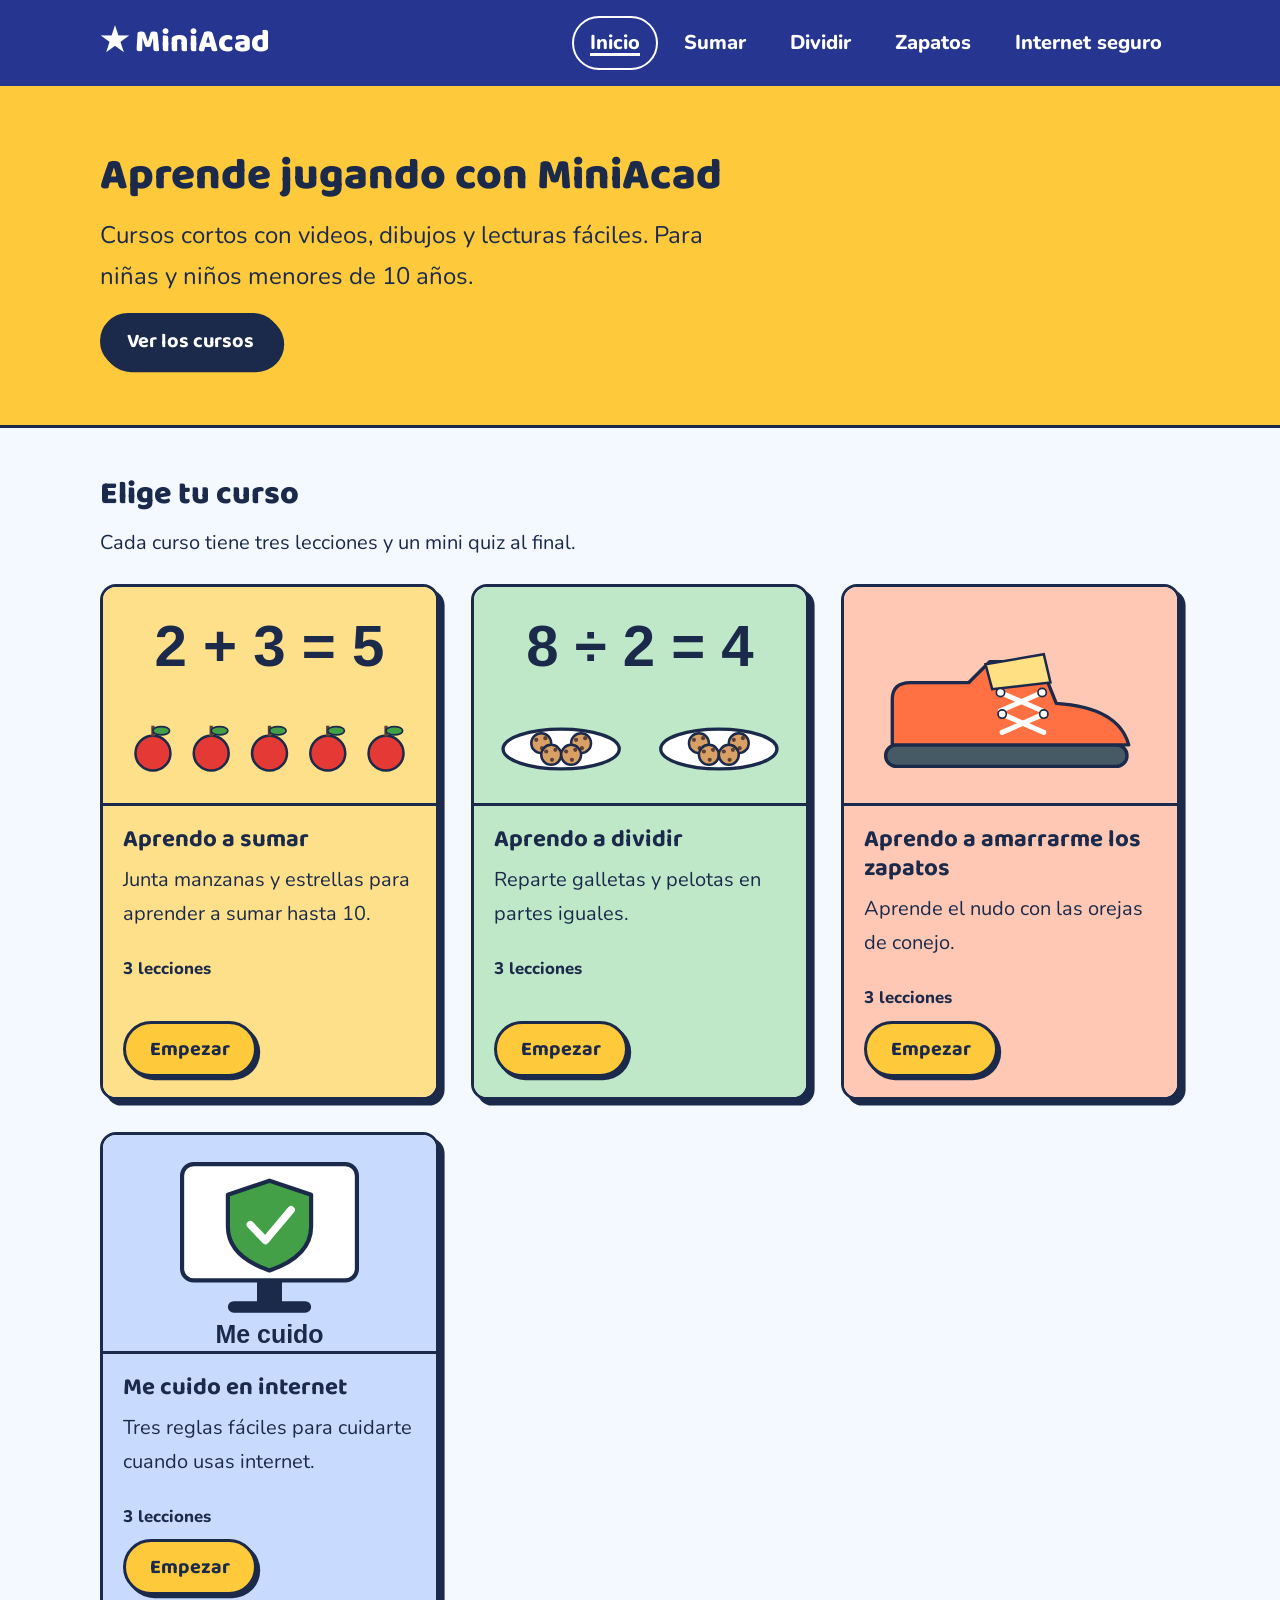
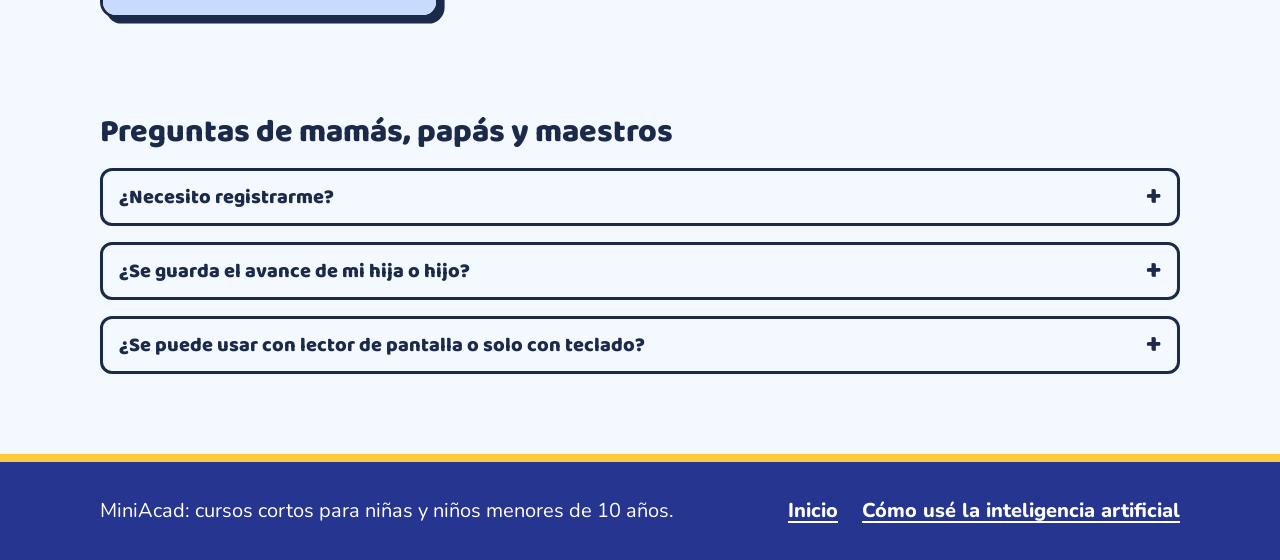
<file: index.html>
<!DOCTYPE html>
<html lang="es">
<head>
  <meta charset="UTF-8">
  <meta name="viewport" content="width=device-width, initial-scale=1">
  <meta name="description" content="MiniAcad: cursos cortos con videos, dibujos y lecturas fáciles para niñas y niños menores de 10 años.">
  <title>Cursos para niños | MiniAcad</title>
  <link rel="icon" href="data:,">
  <link rel="preconnect" href="https://fonts.googleapis.com">
  <link rel="preconnect" href="https://fonts.gstatic.com" crossorigin>
  <link rel="stylesheet" href="https://fonts.googleapis.com/css2?family=Baloo+2:wght@600;700;800&amp;family=Nunito:wght@400;700;800&amp;display=swap">
  <link rel="stylesheet" href="css/estilos.css">
  <link rel="stylesheet" href="css/responsivo.css">
</head>
<body class="inicio">
  <a class="saltar" href="#contenido">Saltar al contenido</a>

  <header class="encabezado">
    <div class="contenedor encabezado__barra">
      <a class="logo" href="index.html"><span aria-hidden="true">★ </span>MiniAcad</a>
      <button class="menu-boton" type="button" aria-expanded="false" aria-controls="menu-principal">Menú</button>
      <nav class="nav-principal" id="menu-principal" aria-label="Principal">
        <ul>
          <li><a href="index.html" aria-current="page">Inicio</a></li>
          <li><a href="cursos/sumar.html">Sumar</a></li>
          <li><a href="cursos/dividir.html">Dividir</a></li>
          <li><a href="cursos/zapatos.html">Zapatos</a></li>
          <li><a href="cursos/internet-seguro.html">Internet seguro</a></li>
        </ul>
      </nav>
    </div>
  </header>

  <main id="contenido">
    <section class="portada" aria-labelledby="titulo-portada">
      <div class="contenedor">
        <h1 id="titulo-portada">Aprende jugando con MiniAcad</h1>
        <p>Cursos cortos con videos, dibujos y lecturas fáciles. Para niñas y niños menores de 10 años.</p>
        <a class="boton boton--oscuro ir-leccion" href="#titulo-catalogo">Ver los cursos</a>
      </div>
    </section>

    <section class="seccion" aria-labelledby="titulo-catalogo">
      <div class="contenedor">
        <h2 id="titulo-catalogo" tabindex="-1">Elige tu curso</h2>
        <p>Cada curso tiene tres lecciones y un mini quiz al final.</p>
        <div class="catalogo">
          <article class="tarjeta">
            <img src="img/curso-sumar.svg" alt="Cinco manzanas rojas debajo de la operación 2 + 3 = 5." width="400" height="260">
            <div class="tarjeta__cuerpo">
              <h3>Aprendo a sumar</h3>
              <p>Junta manzanas y estrellas para aprender a sumar hasta 10.</p>
              <p class="tarjeta__meta">3 lecciones</p>
              <a class="boton" href="cursos/sumar.html">Empezar<span class="solo-lectores"> el curso Aprendo a sumar</span></a>
            </div>
          </article>

          <article class="tarjeta">
            <img src="img/curso-dividir.svg" alt="Dos platos con cuatro galletas cada uno, debajo de la operación 8 ÷ 2 = 4." width="400" height="260">
            <div class="tarjeta__cuerpo">
              <h3>Aprendo a dividir</h3>
              <p>Reparte galletas y pelotas en partes iguales.</p>
              <p class="tarjeta__meta">3 lecciones</p>
              <a class="boton" href="cursos/dividir.html">Empezar<span class="solo-lectores"> el curso Aprendo a dividir</span></a>
            </div>
          </article>

          <article class="tarjeta">
            <img src="img/curso-zapatos.svg" alt="Un zapato naranja con cordón blanco." width="400" height="260">
            <div class="tarjeta__cuerpo">
              <h3>Aprendo a amarrarme los zapatos</h3>
              <p>Aprende el nudo con las orejas de conejo.</p>
              <p class="tarjeta__meta">3 lecciones</p>
              <a class="boton" href="cursos/zapatos.html">Empezar<span class="solo-lectores"> el curso Aprendo a amarrarme los zapatos</span></a>
            </div>
          </article>

          <article class="tarjeta">
            <img src="img/curso-internet.svg" alt="Una computadora con un escudo verde y una marca de visto bueno." width="400" height="260">
            <div class="tarjeta__cuerpo">
              <h3>Me cuido en internet</h3>
              <p>Tres reglas fáciles para cuidarte cuando usas internet.</p>
              <p class="tarjeta__meta">3 lecciones</p>
              <a class="boton" href="cursos/internet-seguro.html">Empezar<span class="solo-lectores"> el curso Me cuido en internet</span></a>
            </div>
          </article>
        </div>
      </div>
    </section>

    <section class="seccion" aria-labelledby="titulo-preguntas">
      <div class="contenedor">
        <h2 id="titulo-preguntas">Preguntas de mamás, papás y maestros</h2>
          <h3 class="acordeon-titulo">
              <button class="acordeon-btn" type="button" aria-expanded="false" aria-controls="faq-1">¿Necesito registrarme?</button>
            </h3>
            <div id="faq-1" class="acordeon-panel" hidden>
              <p>No. MiniAcad no pide registro ni inicio de sesión.</p>
            </div>
          <h3 class="acordeon-titulo">
              <button class="acordeon-btn" type="button" aria-expanded="false" aria-controls="faq-2">¿Se guarda el avance de mi hija o hijo?</button>
            </h3>
            <div id="faq-2" class="acordeon-panel" hidden>
              <p>No. El sitio no guarda datos. Cada visita empieza desde cero.</p>
            </div>
          <h3 class="acordeon-titulo">
              <button class="acordeon-btn" type="button" aria-expanded="false" aria-controls="faq-3">¿Se puede usar con lector de pantalla o solo con teclado?</button>
            </h3>
            <div id="faq-3" class="acordeon-panel" hidden>
              <p>Sí. El sitio está hecho para usarse con NVDA, JAWS, VoiceOver y TalkBack, y también solo con el teclado. Use la tecla Tab para moverse y Enter para abrir enlaces y botones.</p>
            </div>
      </div>
    </section>
  </main>

  <footer class="pie">
    <div class="contenedor pie__contenido">
      <p>MiniAcad: cursos cortos para niñas y niños menores de 10 años.</p>
      <nav aria-label="Pie de página">
        <ul>
          <li><a href="index.html">Inicio</a></li>
          <li><a href="IA.html">Cómo usé la inteligencia artificial</a></li>
        </ul>
      </nav>
    </div>
  </footer>

  <script src="js/script.js"></script>
</body>
</html>
</file>
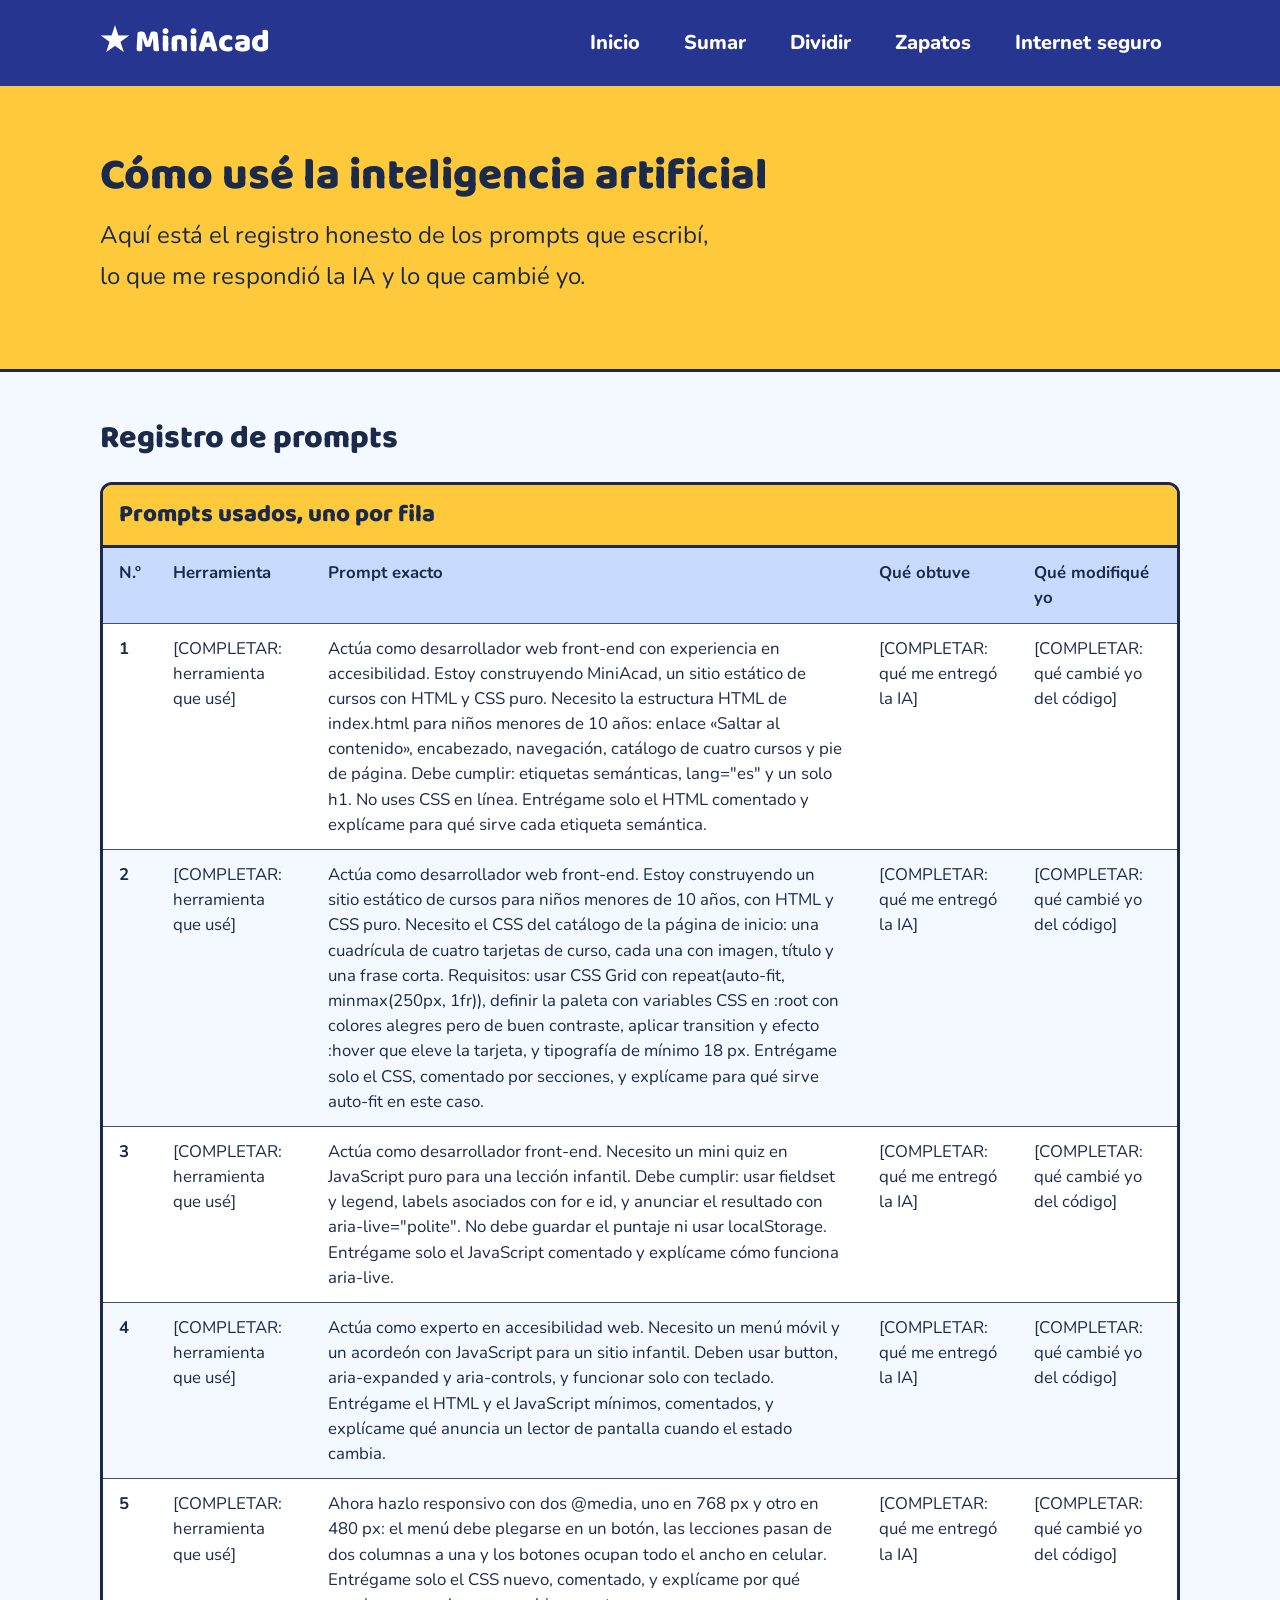
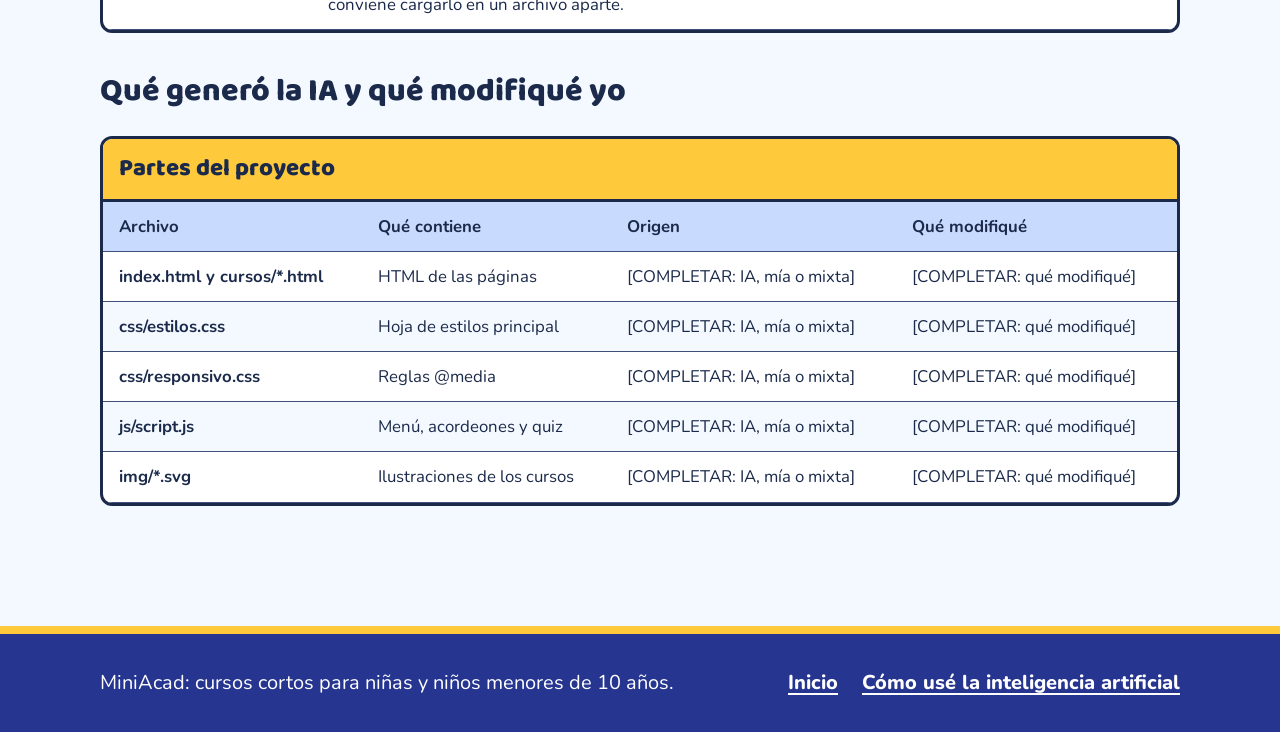
<file: IA.html>
<!DOCTYPE html>
<html lang="es">
<head>
  <meta charset="UTF-8">
  <meta name="viewport" content="width=device-width, initial-scale=1">
  <meta name="description" content="Registro de los prompts y del trabajo hecho con inteligencia artificial en MiniAcad.">
  <title>Uso de inteligencia artificial | MiniAcad</title>
  <link rel="icon" href="data:,">
  <link rel="preconnect" href="https://fonts.googleapis.com">
  <link rel="preconnect" href="https://fonts.gstatic.com" crossorigin>
  <link rel="stylesheet" href="https://fonts.googleapis.com/css2?family=Baloo+2:wght@600;700;800&amp;family=Nunito:wght@400;700;800&amp;display=swap">
  <link rel="stylesheet" href="css/estilos.css">
  <link rel="stylesheet" href="css/responsivo.css">
</head>
<body class="documentacion">
  <a class="saltar" href="#contenido">Saltar al contenido</a>

  <header class="encabezado">
    <div class="contenedor encabezado__barra">
      <a class="logo" href="index.html"><span aria-hidden="true">★ </span>MiniAcad</a>
      <button class="menu-boton" type="button" aria-expanded="false" aria-controls="menu-principal">Menú</button>
      <nav class="nav-principal" id="menu-principal" aria-label="Principal">
        <ul>
          <li><a href="index.html">Inicio</a></li>
          <li><a href="cursos/sumar.html">Sumar</a></li>
          <li><a href="cursos/dividir.html">Dividir</a></li>
          <li><a href="cursos/zapatos.html">Zapatos</a></li>
          <li><a href="cursos/internet-seguro.html">Internet seguro</a></li>
        </ul>
      </nav>
    </div>
  </header>

  <main id="contenido">
    <section class="portada" aria-labelledby="titulo-ia">
      <div class="contenedor">
        <h1 id="titulo-ia">Cómo usé la inteligencia artificial</h1>
        <p>Aquí está el registro honesto de los prompts que escribí, lo que me respondió la IA y lo que cambié yo.</p>
      </div>
    </section>

    <section class="seccion" aria-labelledby="titulo-prompts">
      <div class="contenedor">
        <h2 id="titulo-prompts">Registro de prompts</h2>
        <div class="tabla-contenedor" role="region" aria-labelledby="leyenda-prompts" tabindex="0">
          <table class="tabla-ia">
            <caption id="leyenda-prompts">Prompts usados, uno por fila</caption>
            <thead>
              <tr>
                <th scope="col">N.º</th>
                <th scope="col">Herramienta</th>
                <th scope="col">Prompt exacto</th>
                <th scope="col">Qué obtuve</th>
                <th scope="col">Qué modifiqué yo</th>
              </tr>
            </thead>
            <tbody>
          <tr>
            <th scope="row">1</th>
            <td>[COMPLETAR: herramienta que usé]</td>
            <td>Actúa como desarrollador web front-end con experiencia en accesibilidad. Estoy construyendo MiniAcad, un sitio estático de cursos con HTML y CSS puro. Necesito la estructura HTML de index.html para niños menores de 10 años: enlace «Saltar al contenido», encabezado, navegación, catálogo de cuatro cursos y pie de página. Debe cumplir: etiquetas semánticas, lang="es" y un solo h1. No uses CSS en línea. Entrégame solo el HTML comentado y explícame para qué sirve cada etiqueta semántica.</td>
            <td>[COMPLETAR: qué me entregó la IA]</td>
            <td>[COMPLETAR: qué cambié yo del código]</td>
          </tr>
          <tr>
            <th scope="row">2</th>
            <td>[COMPLETAR: herramienta que usé]</td>
            <td>Actúa como desarrollador web front-end. Estoy construyendo un sitio estático de cursos para niños menores de 10 años, con HTML y CSS puro. Necesito el CSS del catálogo de la página de inicio: una cuadrícula de cuatro tarjetas de curso, cada una con imagen, título y una frase corta. Requisitos: usar CSS Grid con repeat(auto-fit, minmax(250px, 1fr)), definir la paleta con variables CSS en :root con colores alegres pero de buen contraste, aplicar transition y efecto :hover que eleve la tarjeta, y tipografía de mínimo 18 px. Entrégame solo el CSS, comentado por secciones, y explícame para qué sirve auto-fit en este caso.</td>
            <td>[COMPLETAR: qué me entregó la IA]</td>
            <td>[COMPLETAR: qué cambié yo del código]</td>
          </tr>
          <tr>
            <th scope="row">3</th>
            <td>[COMPLETAR: herramienta que usé]</td>
            <td>Actúa como desarrollador front-end. Necesito un mini quiz en JavaScript puro para una lección infantil. Debe cumplir: usar fieldset y legend, labels asociados con for e id, y anunciar el resultado con aria-live="polite". No debe guardar el puntaje ni usar localStorage. Entrégame solo el JavaScript comentado y explícame cómo funciona aria-live.</td>
            <td>[COMPLETAR: qué me entregó la IA]</td>
            <td>[COMPLETAR: qué cambié yo del código]</td>
          </tr>
          <tr>
            <th scope="row">4</th>
            <td>[COMPLETAR: herramienta que usé]</td>
            <td>Actúa como experto en accesibilidad web. Necesito un menú móvil y un acordeón con JavaScript para un sitio infantil. Deben usar button, aria-expanded y aria-controls, y funcionar solo con teclado. Entrégame el HTML y el JavaScript mínimos, comentados, y explícame qué anuncia un lector de pantalla cuando el estado cambia.</td>
            <td>[COMPLETAR: qué me entregó la IA]</td>
            <td>[COMPLETAR: qué cambié yo del código]</td>
          </tr>
          <tr>
            <th scope="row">5</th>
            <td>[COMPLETAR: herramienta que usé]</td>
            <td>Ahora hazlo responsivo con dos @media, uno en 768 px y otro en 480 px: el menú debe plegarse en un botón, las lecciones pasan de dos columnas a una y los botones ocupan todo el ancho en celular. Entrégame solo el CSS nuevo, comentado, y explícame por qué conviene cargarlo en un archivo aparte.</td>
            <td>[COMPLETAR: qué me entregó la IA]</td>
            <td>[COMPLETAR: qué cambié yo del código]</td>
          </tr>
            </tbody>
          </table>
        </div>

        <h2 id="titulo-partes">Qué generó la IA y qué modifiqué yo</h2>
        <div class="tabla-contenedor" role="region" aria-labelledby="leyenda-partes" tabindex="0">
          <table class="tabla-ia">
            <caption id="leyenda-partes">Partes del proyecto</caption>
            <thead>
              <tr>
                <th scope="col">Archivo</th>
                <th scope="col">Qué contiene</th>
                <th scope="col">Origen</th>
                <th scope="col">Qué modifiqué</th>
              </tr>
            </thead>
            <tbody>
          <tr>
            <th scope="row">index.html y cursos/*.html</th>
            <td>HTML de las páginas</td>
            <td>[COMPLETAR: IA, mía o mixta]</td>
            <td>[COMPLETAR: qué modifiqué]</td>
          </tr>
          <tr>
            <th scope="row">css/estilos.css</th>
            <td>Hoja de estilos principal</td>
            <td>[COMPLETAR: IA, mía o mixta]</td>
            <td>[COMPLETAR: qué modifiqué]</td>
          </tr>
          <tr>
            <th scope="row">css/responsivo.css</th>
            <td>Reglas @media</td>
            <td>[COMPLETAR: IA, mía o mixta]</td>
            <td>[COMPLETAR: qué modifiqué]</td>
          </tr>
          <tr>
            <th scope="row">js/script.js</th>
            <td>Menú, acordeones y quiz</td>
            <td>[COMPLETAR: IA, mía o mixta]</td>
            <td>[COMPLETAR: qué modifiqué]</td>
          </tr>
          <tr>
            <th scope="row">img/*.svg</th>
            <td>Ilustraciones de los cursos</td>
            <td>[COMPLETAR: IA, mía o mixta]</td>
            <td>[COMPLETAR: qué modifiqué]</td>
          </tr>
            </tbody>
          </table>
        </div>
      </div>
    </section>
  </main>

  <footer class="pie">
    <div class="contenedor pie__contenido">
      <p>MiniAcad: cursos cortos para niñas y niños menores de 10 años.</p>
      <nav aria-label="Pie de página">
        <ul>
          <li><a href="index.html">Inicio</a></li>
          <li><a href="IA.html">Cómo usé la inteligencia artificial</a></li>
        </ul>
      </nav>
    </div>
  </footer>

  <script src="js/script.js"></script>
</body>
</html>
</file>
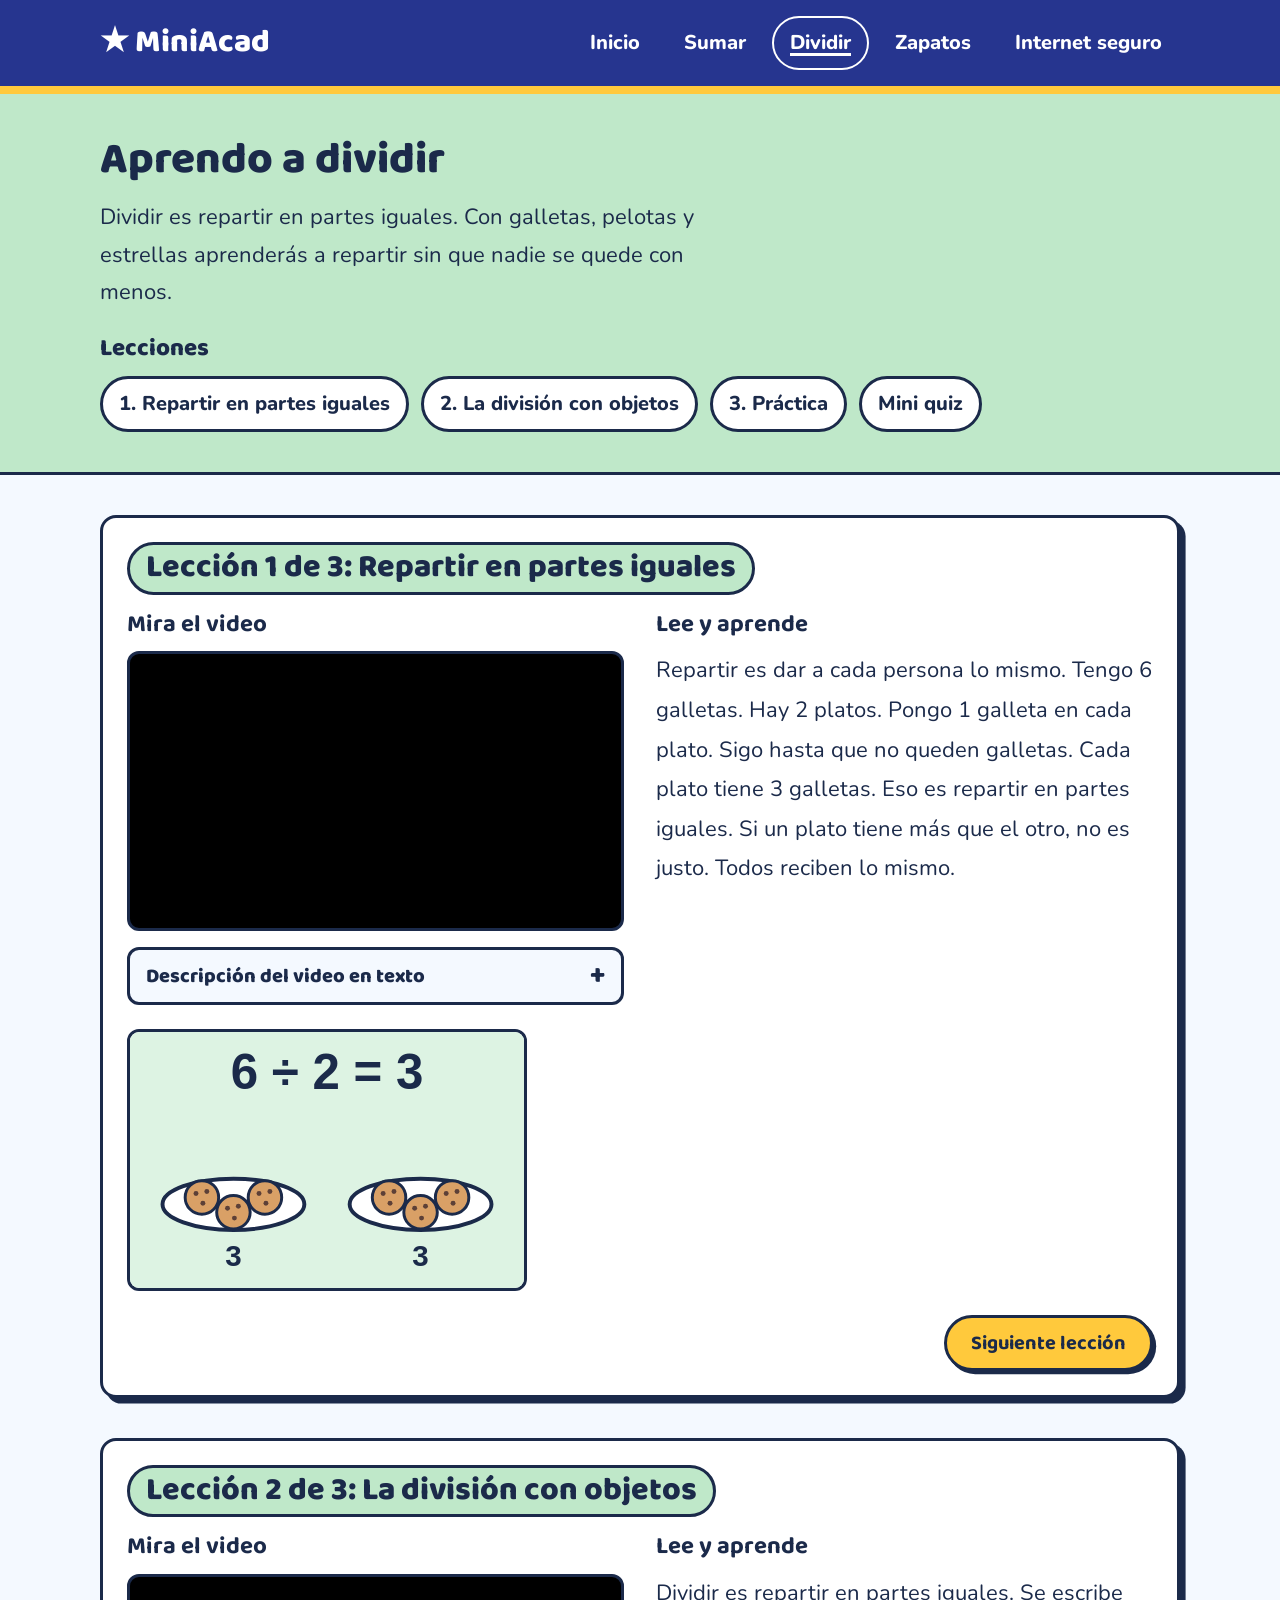
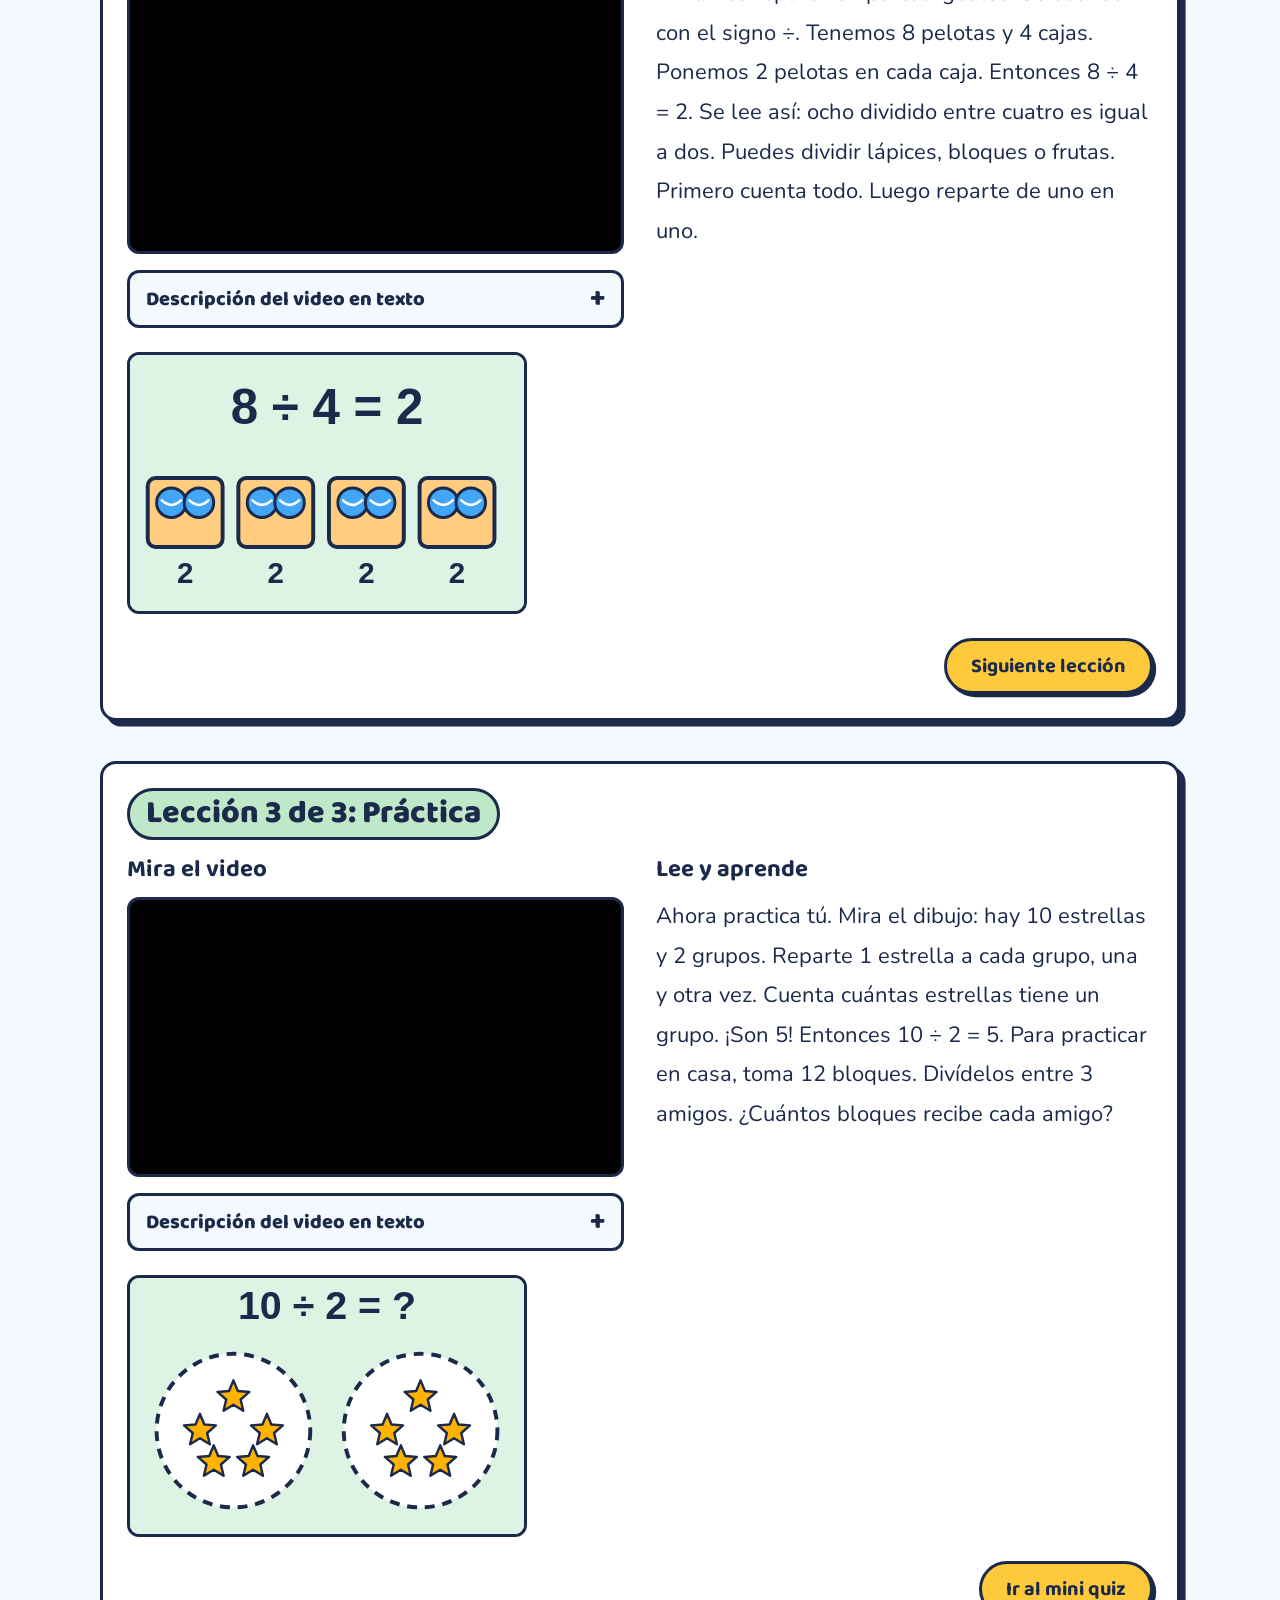
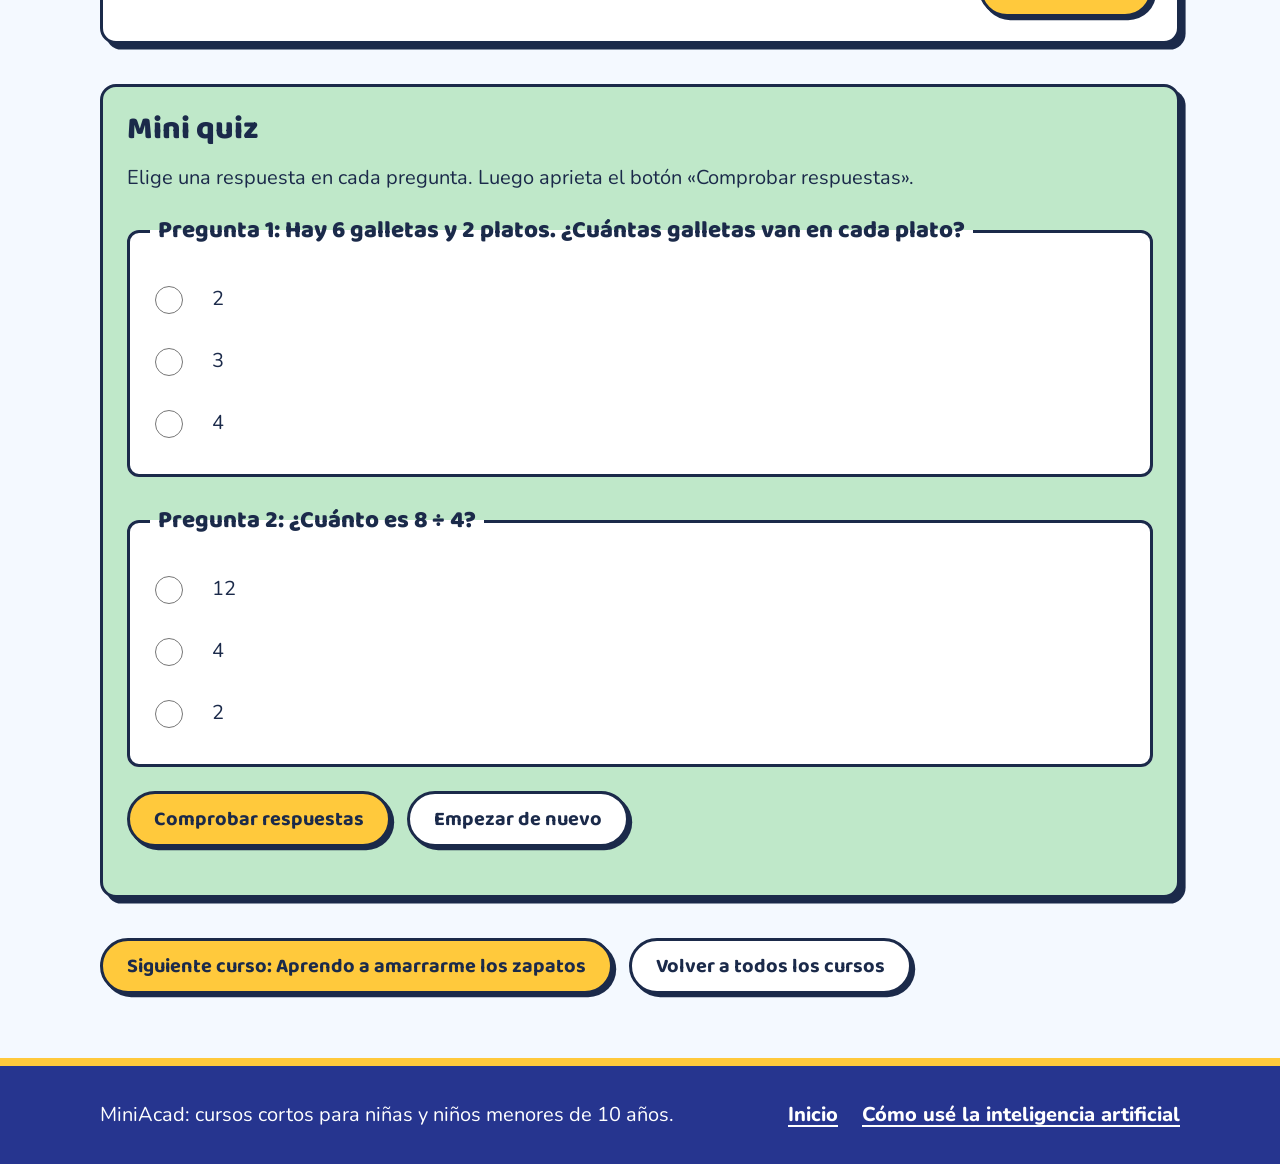
<file: cursos/dividir.html>
<!DOCTYPE html>
<html lang="es">
<head>
  <meta charset="UTF-8">
  <meta name="viewport" content="width=device-width, initial-scale=1">
  <meta name="description" content="Curso para niñas y niños: Aprendo a dividir. Dividir es repartir en partes iguales. Con galletas, pelotas y estrellas aprenderás a repartir sin que nadie se quede con menos.">
  <title>Aprendo a dividir | MiniAcad</title>
  <link rel="icon" href="data:,">
  <link rel="preconnect" href="https://fonts.googleapis.com">
  <link rel="preconnect" href="https://fonts.gstatic.com" crossorigin>
  <link rel="stylesheet" href="https://fonts.googleapis.com/css2?family=Baloo+2:wght@600;700;800&amp;family=Nunito:wght@400;700;800&amp;display=swap">
  <link rel="stylesheet" href="../css/estilos.css">
  <link rel="stylesheet" href="../css/responsivo.css">
</head>
<body class="curso curso--dividir">
  <a class="saltar" href="#contenido">Saltar al contenido</a>

  <header class="encabezado">
    <div class="contenedor encabezado__barra">
      <a class="logo" href="../index.html"><span aria-hidden="true">★ </span>MiniAcad</a>
      <button class="menu-boton" type="button" aria-expanded="false" aria-controls="menu-principal">Menú</button>
      <nav class="nav-principal" id="menu-principal" aria-label="Principal">
        <ul>
          <li><a href="../index.html">Inicio</a></li>
          <li><a href="../cursos/sumar.html">Sumar</a></li>
          <li><a href="../cursos/dividir.html" aria-current="page">Dividir</a></li>
          <li><a href="../cursos/zapatos.html">Zapatos</a></li>
          <li><a href="../cursos/internet-seguro.html">Internet seguro</a></li>
        </ul>
      </nav>
    </div>
  </header>

  <main id="contenido">
    <section class="curso-portada" aria-labelledby="titulo-curso">
      <div class="contenedor">
        <p class="solo-lectores">Estás en el curso 2 de 4.</p>
        <h1 id="titulo-curso">Aprendo a dividir</h1>
        <p class="intro">Dividir es repartir en partes iguales. Con galletas, pelotas y estrellas aprenderás a repartir sin que nadie se quede con menos.</p>
        <nav class="indice" aria-label="Lecciones de este curso">
          <h2>Lecciones</h2>
          <ol>
            <li><a class="ir-leccion" href="#leccion-1">1. Repartir en partes iguales</a></li>
            <li><a class="ir-leccion" href="#leccion-2">2. La división con objetos</a></li>
            <li><a class="ir-leccion" href="#leccion-3">3. Práctica</a></li>
            <li><a class="ir-leccion" href="#titulo-quiz">Mini quiz</a></li>
          </ol>
        </nav>
      </div>
    </section>

    <div class="contenedor">

        <article class="leccion" aria-labelledby="leccion-1">
          <h2 id="leccion-1" tabindex="-1">Lección 1 de 3: Repartir en partes iguales</h2>
          <div class="leccion__cuerpo">
            <div class="leccion__medios">
              <h3>Mira el video</h3>
              <!-- IMPORTANTE: cambia VIDEO_ID_AQUI por el código de un video de YouTube con subtítulos en español.
                   El parámetro cc_load_policy=1 activa los subtítulos. Ajusta también la descripción de abajo
                   para que coincida con el video que elijas. -->
              <div class="video">
                <iframe src="https://www.youtube.com/embed/Kb8hz4BPi5M" title="Video explicativo sobre qué es sumar" allowfullscreen></iframe>
              </div>
              <h3 class="acordeon-titulo">
              <button class="acordeon-btn" type="button" aria-expanded="false" aria-controls="descripcion-1">Descripción del video en texto</button>
            </h3>
            <div id="descripcion-1" class="acordeon-panel" hidden>
              <p>En el video una niña reparte galletas en dos platos, una por una, hasta que no queda ninguna. Los dos platos terminan con la misma cantidad.</p>
            </div>
              <figure class="ilustracion">
                <img src="../img/dividir-1.svg" alt="Dos platos blancos con tres galletas en cada uno. Arriba dice: 6 dividido entre 2 es igual a 3." width="400" height="260">
              </figure>
            </div>
            <div class="leccion__texto">
              <h3>Lee y aprende</h3>
              <p class="lectura">Repartir es dar a cada persona lo mismo. Tengo 6 galletas. Hay 2 platos. Pongo 1 galleta en cada plato. Sigo hasta que no queden galletas. Cada plato tiene 3 galletas. Eso es repartir en partes iguales. Si un plato tiene más que el otro, no es justo. Todos reciben lo mismo.</p>
            </div>
          </div>
          <p class="leccion__pie"><a class="boton ir-leccion" href="#leccion-2">Siguiente lección</a></p>
        </article>

        <article class="leccion" aria-labelledby="leccion-2">
          <h2 id="leccion-2" tabindex="-1">Lección 2 de 3: La división con objetos</h2>
          <div class="leccion__cuerpo">
            <div class="leccion__medios">
              <h3>Mira el video</h3>
              <!-- IMPORTANTE: cambia VIDEO_ID_AQUI por el código de un video de YouTube con subtítulos en español.
                   El parámetro cc_load_policy=1 activa los subtítulos. Ajusta también la descripción de abajo
                   para que coincida con el video que elijas. -->
              <div class="video">
         <iframe src="https://www.youtube.com/embed/g1zna75Ph-c" title="Video explicativo sobre qué es sumar" allowfullscreen></iframe>
              </div>
              <h3 class="acordeon-titulo">
              <button class="acordeon-btn" type="button" aria-expanded="false" aria-controls="descripcion-2">Descripción del video en texto</button>
            </h3>
            <div id="descripcion-2" class="acordeon-panel" hidden>
              <p>En el video se ponen ocho pelotas frente a cuatro cajas. Se reparte una pelota a cada caja, otra vez, y cada caja queda con dos.</p>
            </div>
              <figure class="ilustracion">
                <img src="../img/dividir-2.svg" alt="Cuatro cajas naranjas con dos pelotas azules en cada caja. Arriba dice: 8 dividido entre 4 es igual a 2." width="400" height="260">
              </figure>
            </div>
            <div class="leccion__texto">
              <h3>Lee y aprende</h3>
              <p class="lectura">Dividir es repartir en partes iguales. Se escribe con el signo ÷. Tenemos 8 pelotas y 4 cajas. Ponemos 2 pelotas en cada caja. Entonces 8 ÷ 4 = 2. Se lee así: ocho dividido entre cuatro es igual a dos. Puedes dividir lápices, bloques o frutas. Primero cuenta todo. Luego reparte de uno en uno.</p>
            </div>
          </div>
          <p class="leccion__pie"><a class="boton ir-leccion" href="#leccion-3">Siguiente lección</a></p>
        </article>

        <article class="leccion" aria-labelledby="leccion-3">
          <h2 id="leccion-3" tabindex="-1">Lección 3 de 3: Práctica</h2>
          <div class="leccion__cuerpo">
            <div class="leccion__medios">
              <h3>Mira el video</h3>
              <!-- IMPORTANTE: cambia VIDEO_ID_AQUI por el código de un video de YouTube con subtítulos en español.
                   El parámetro cc_load_policy=1 activa los subtítulos. Ajusta también la descripción de abajo
                   para que coincida con el video que elijas. -->
              <div class="video">
     <iframe src="https://www.youtube.com/embed/8QL-Rws-VXM" title="Video explicativo sobre qué es sumar" allowfullscreen></iframe>
              </div>
              <h3 class="acordeon-titulo">
              <button class="acordeon-btn" type="button" aria-expanded="false" aria-controls="descripcion-3">Descripción del video en texto</button>
            </h3>
            <div id="descripcion-3" class="acordeon-panel" hidden>
              <p>En el video se practican varias divisiones con dibujos. Cada vez se cuenta el total, se hacen los grupos y se cuenta cuántos quedan en cada grupo.</p>
            </div>
              <figure class="ilustracion">
                <img src="../img/dividir-3.svg" alt="Diez estrellas repartidas en dos círculos de línea punteada, con cinco estrellas en cada círculo. Arriba dice: 10 dividido entre 2 es igual a signo de pregunta." width="400" height="260">
              </figure>
            </div>
            <div class="leccion__texto">
              <h3>Lee y aprende</h3>
              <p class="lectura">Ahora practica tú. Mira el dibujo: hay 10 estrellas y 2 grupos. Reparte 1 estrella a cada grupo, una y otra vez. Cuenta cuántas estrellas tiene un grupo. ¡Son 5! Entonces 10 ÷ 2 = 5. Para practicar en casa, toma 12 bloques. Divídelos entre 3 amigos. ¿Cuántos bloques recibe cada amigo?</p>
            </div>
          </div>
          <p class="leccion__pie"><a class="boton ir-leccion" href="#titulo-quiz">Ir al mini quiz</a></p>
        </article>

      <section class="quiz" aria-labelledby="titulo-quiz">
        <h2 id="titulo-quiz" tabindex="-1">Mini quiz</h2>
        <p>Elige una respuesta en cada pregunta. Luego aprieta el botón «Comprobar respuestas».</p>
        <form id="form-quiz" novalidate>
        <fieldset data-correcta="b" data-pista="6 ÷ 2 = 3.">
          <legend>Pregunta 1: Hay 6 galletas y 2 platos. ¿Cuántas galletas van en cada plato?</legend>
          <div class="opcion">
            <input type="radio" name="p1" id="p1-a" value="a">
            <label for="p1-a">2</label>
          </div>
          <div class="opcion">
            <input type="radio" name="p1" id="p1-b" value="b">
            <label for="p1-b">3</label>
          </div>
          <div class="opcion">
            <input type="radio" name="p1" id="p1-c" value="c">
            <label for="p1-c">4</label>
          </div>
        </fieldset>

        <fieldset data-correcta="c" data-pista="En cada caja caben 2 pelotas.">
          <legend>Pregunta 2: ¿Cuánto es 8 ÷ 4?</legend>
          <div class="opcion">
            <input type="radio" name="p2" id="p2-a" value="a">
            <label for="p2-a">12</label>
          </div>
          <div class="opcion">
            <input type="radio" name="p2" id="p2-b" value="b">
            <label for="p2-b">4</label>
          </div>
          <div class="opcion">
            <input type="radio" name="p2" id="p2-c" value="c">
            <label for="p2-c">2</label>
          </div>
        </fieldset>

          <div class="quiz__botones">
            <button class="boton" type="submit">Comprobar respuestas</button>
            <button class="boton boton--claro" type="reset">Empezar de nuevo</button>
          </div>
        </form>
        <div class="resultado" id="resultado" aria-live="polite"></div>
      </section>

      <nav class="siguiente-curso" aria-label="Más cursos">
          <a class="boton" href="zapatos.html">Siguiente curso: Aprendo a amarrarme los zapatos</a>
          <a class="boton boton--claro" href="../index.html">Volver a todos los cursos</a>
      </nav>
    </div>
  </main>

  <footer class="pie">
    <div class="contenedor pie__contenido">
      <p>MiniAcad: cursos cortos para niñas y niños menores de 10 años.</p>
      <nav aria-label="Pie de página">
        <ul>
          <li><a href="../index.html">Inicio</a></li>
          <li><a href="../IA.html">Cómo usé la inteligencia artificial</a></li>
        </ul>
      </nav>
    </div>
  </footer>

  <script src="../js/script.js"></script>
</body>
</html>
</file>
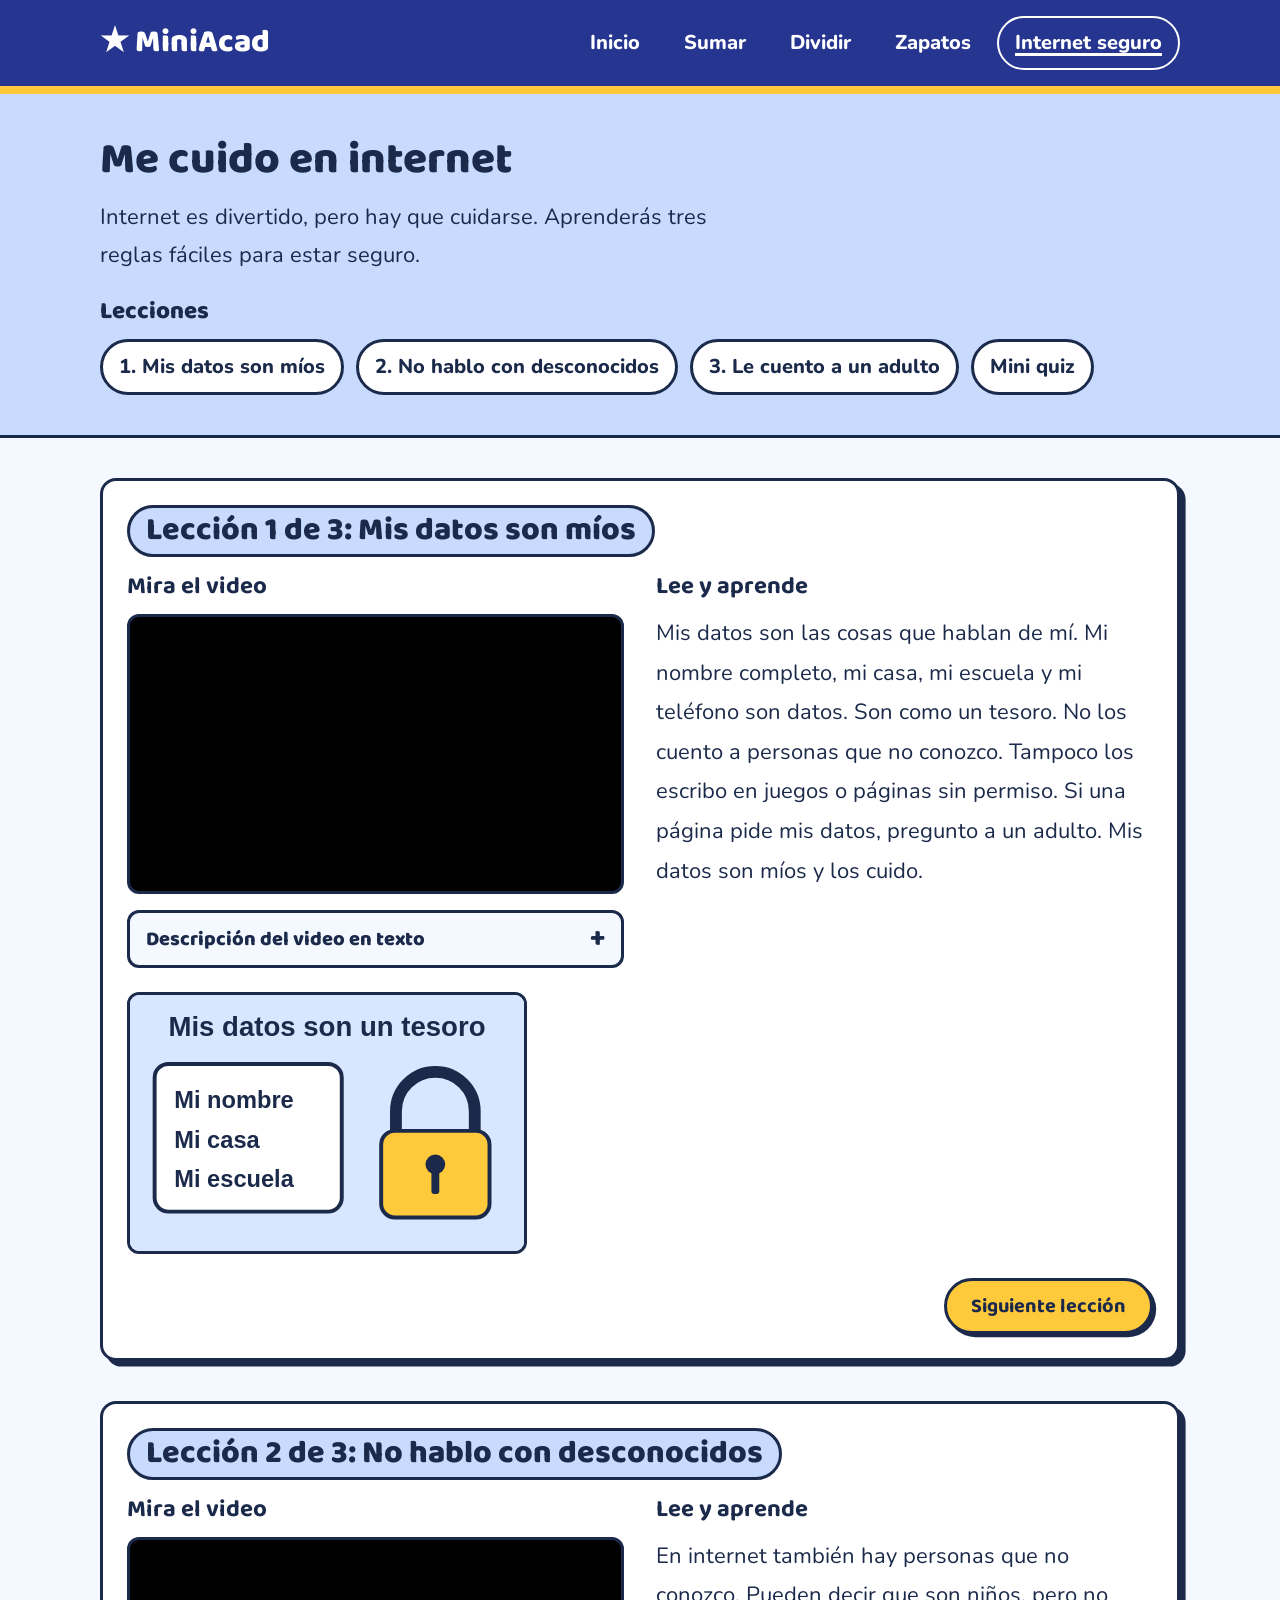
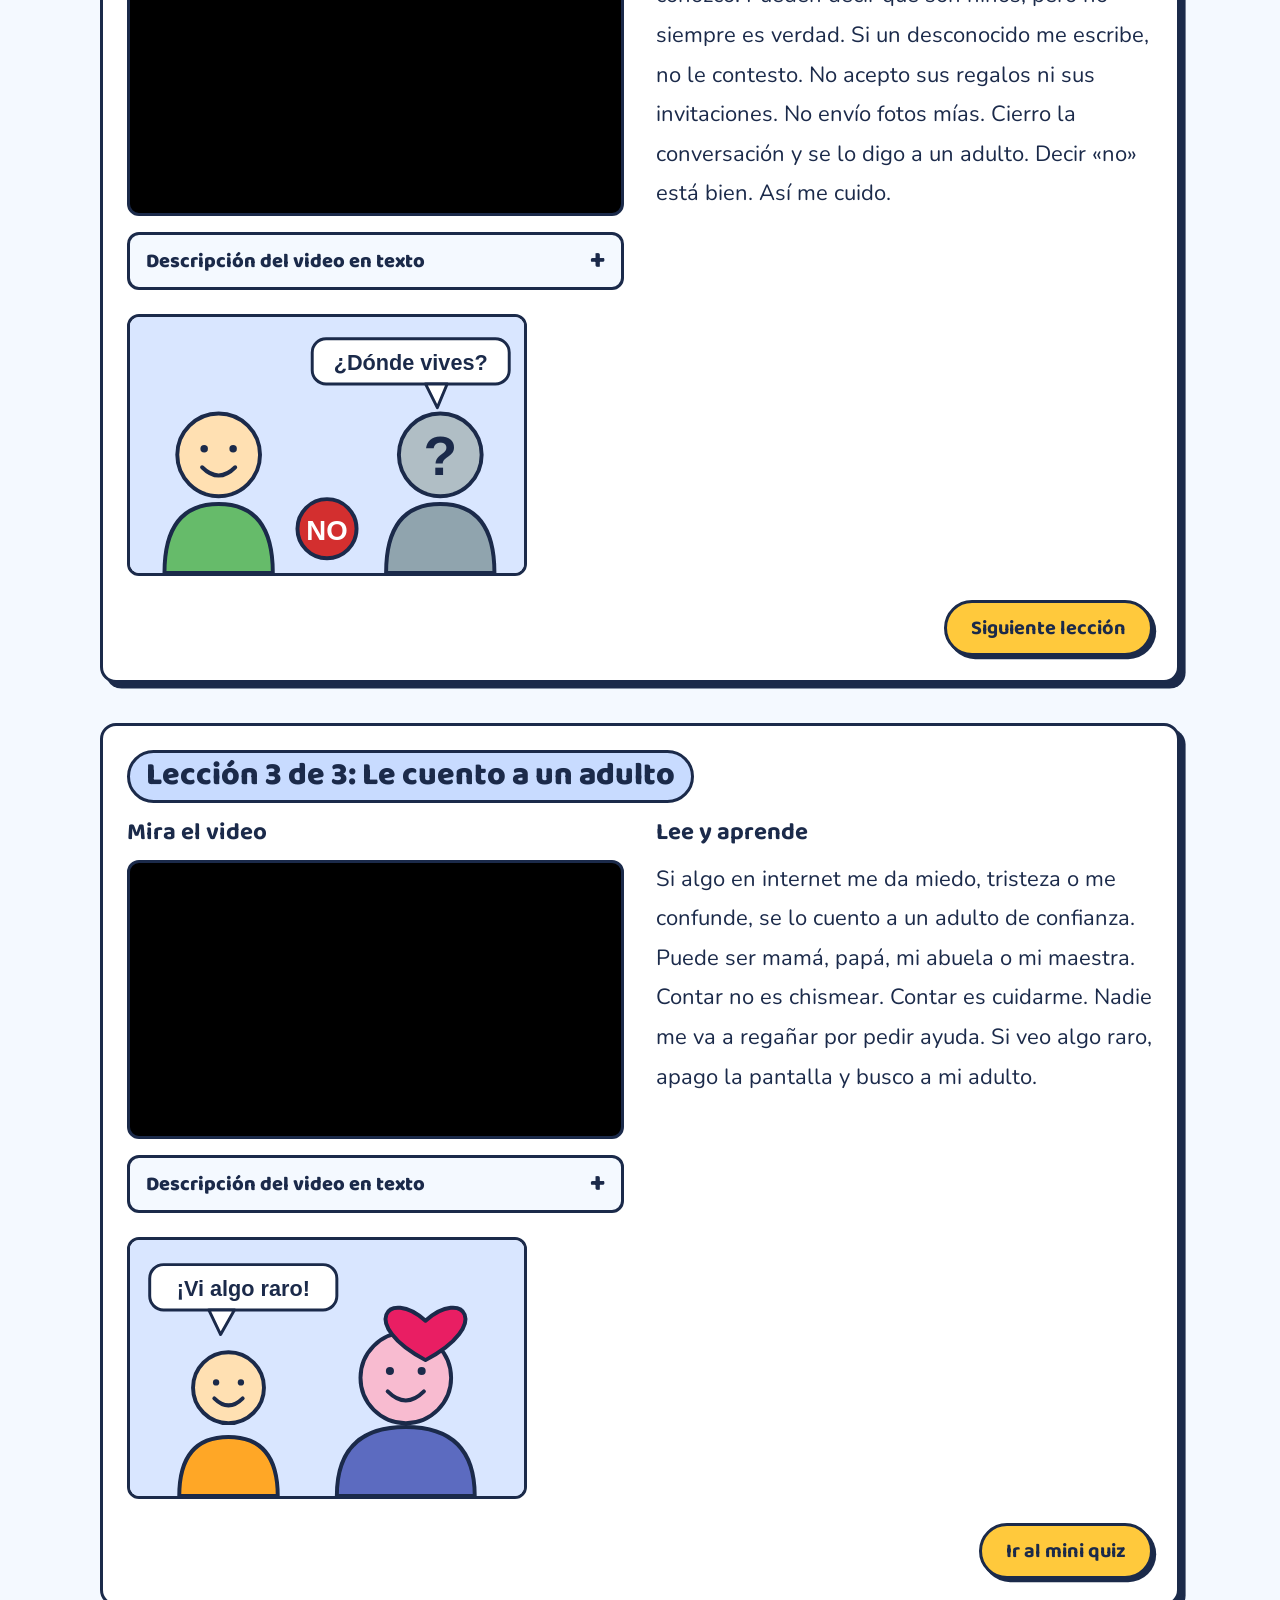
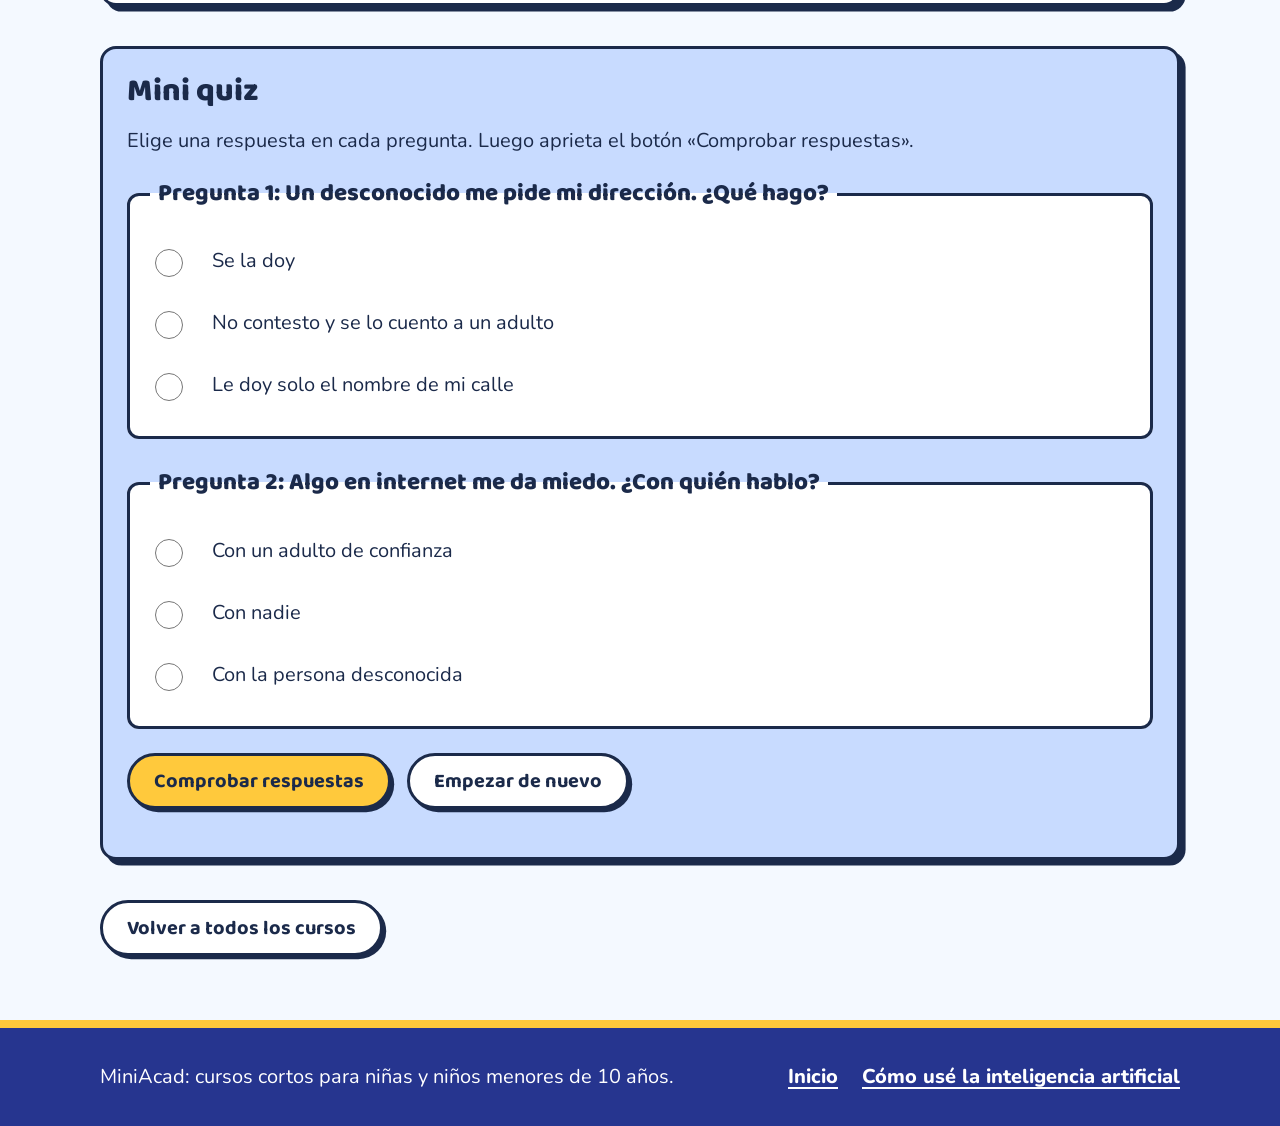
<file: cursos/internet-seguro.html>
<!DOCTYPE html>
<html lang="es">
<head>
  <meta charset="UTF-8">
  <meta name="viewport" content="width=device-width, initial-scale=1">
  <meta name="description" content="Curso para niñas y niños: Me cuido en internet. Internet es divertido, pero hay que cuidarse. Aprenderás tres reglas fáciles para estar seguro.">
  <title>Me cuido en internet | MiniAcad</title>
  <link rel="icon" href="data:,">
  <link rel="preconnect" href="https://fonts.googleapis.com">
  <link rel="preconnect" href="https://fonts.gstatic.com" crossorigin>
  <link rel="stylesheet" href="https://fonts.googleapis.com/css2?family=Baloo+2:wght@600;700;800&amp;family=Nunito:wght@400;700;800&amp;display=swap">
  <link rel="stylesheet" href="../css/estilos.css">
  <link rel="stylesheet" href="../css/responsivo.css">
</head>
<body class="curso curso--internet">
  <a class="saltar" href="#contenido">Saltar al contenido</a>

  <header class="encabezado">
    <div class="contenedor encabezado__barra">
      <a class="logo" href="../index.html"><span aria-hidden="true">★ </span>MiniAcad</a>
      <button class="menu-boton" type="button" aria-expanded="false" aria-controls="menu-principal">Menú</button>
      <nav class="nav-principal" id="menu-principal" aria-label="Principal">
        <ul>
          <li><a href="../index.html">Inicio</a></li>
          <li><a href="../cursos/sumar.html">Sumar</a></li>
          <li><a href="../cursos/dividir.html">Dividir</a></li>
          <li><a href="../cursos/zapatos.html">Zapatos</a></li>
          <li><a href="../cursos/internet-seguro.html" aria-current="page">Internet seguro</a></li>
        </ul>
      </nav>
    </div>
  </header>

  <main id="contenido">
    <section class="curso-portada" aria-labelledby="titulo-curso">
      <div class="contenedor">
        <p class="solo-lectores">Estás en el curso 4 de 4.</p>
        <h1 id="titulo-curso">Me cuido en internet</h1>
        <p class="intro">Internet es divertido, pero hay que cuidarse. Aprenderás tres reglas fáciles para estar seguro.</p>
        <nav class="indice" aria-label="Lecciones de este curso">
          <h2>Lecciones</h2>
          <ol>
            <li><a class="ir-leccion" href="#leccion-1">1. Mis datos son míos</a></li>
            <li><a class="ir-leccion" href="#leccion-2">2. No hablo con desconocidos</a></li>
            <li><a class="ir-leccion" href="#leccion-3">3. Le cuento a un adulto</a></li>
            <li><a class="ir-leccion" href="#titulo-quiz">Mini quiz</a></li>
          </ol>
        </nav>
      </div>
    </section>

    <div class="contenedor">

        <article class="leccion" aria-labelledby="leccion-1">
          <h2 id="leccion-1" tabindex="-1">Lección 1 de 3: Mis datos son míos</h2>
          <div class="leccion__cuerpo">
            <div class="leccion__medios">
              <h3>Mira el video</h3>
              <!-- IMPORTANTE: cambia VIDEO_ID_AQUI por el código de un video de YouTube con subtítulos en español.
                   El parámetro cc_load_policy=1 activa los subtítulos. Ajusta también la descripción de abajo
                   para que coincida con el video que elijas. -->
              <div class="video">
                <iframe src="https://www.youtube.com/embed/4cKb-8LxCrE" title="Video explicativo sobre qué es sumar" allowfullscreen></iframe>
              </div>
              <h3 class="acordeon-titulo">
              <button class="acordeon-btn" type="button" aria-expanded="false" aria-controls="descripcion-1">Descripción del video en texto</button>
            </h3>
            <div id="descripcion-1" class="acordeon-panel" hidden>
              <p>En el video se explica con dibujos qué son los datos personales: nombre, casa, escuela y teléfono. Un candado se cierra sobre ellos.</p>
            </div>
              <figure class="ilustracion">
                <img src="../img/internet-1.svg" alt="Una tarjeta con las palabras: mi nombre, mi casa, mi escuela. A su lado hay un candado amarillo cerrado. Arriba dice: mis datos son un tesoro." width="400" height="260">
              </figure>
            </div>
            <div class="leccion__texto">
              <h3>Lee y aprende</h3>
              <p class="lectura">Mis datos son las cosas que hablan de mí. Mi nombre completo, mi casa, mi escuela y mi teléfono son datos. Son como un tesoro. No los cuento a personas que no conozco. Tampoco los escribo en juegos o páginas sin permiso. Si una página pide mis datos, pregunto a un adulto. Mis datos son míos y los cuido.</p>
            </div>
          </div>
          <p class="leccion__pie"><a class="boton ir-leccion" href="#leccion-2">Siguiente lección</a></p>
        </article>

        <article class="leccion" aria-labelledby="leccion-2">
          <h2 id="leccion-2" tabindex="-1">Lección 2 de 3: No hablo con desconocidos</h2>
          <div class="leccion__cuerpo">
            <div class="leccion__medios">
              <h3>Mira el video</h3>
              <!-- IMPORTANTE: cambia VIDEO_ID_AQUI por el código de un video de YouTube con subtítulos en español.
                   El parámetro cc_load_policy=1 activa los subtítulos. Ajusta también la descripción de abajo
                   para que coincida con el video que elijas. -->
              <div class="video">
              <iframe src="https://www.youtube.com/embed/rHDTJQKW2y8" title="Video explicativo sobre qué es sumar" allowfullscreen></iframe>
              </div>
              <h3 class="acordeon-titulo">
              <button class="acordeon-btn" type="button" aria-expanded="false" aria-controls="descripcion-2">Descripción del video en texto</button>
            </h3>
            <div id="descripcion-2" class="acordeon-panel" hidden>
              <p>En el video un personaje desconocido escribe mensajes a una niña. Ella no contesta, cierra la conversación y busca a un adulto.</p>
            </div>
              <figure class="ilustracion">
                <img src="../img/internet-2.svg" alt="Una niña sonriente a la izquierda. A la derecha hay una persona desconocida con un signo de pregunta en la cara que dice: ¿dónde vives? Abajo hay un círculo rojo con la palabra NO." width="400" height="260">
              </figure>
            </div>
            <div class="leccion__texto">
              <h3>Lee y aprende</h3>
              <p class="lectura">En internet también hay personas que no conozco. Pueden decir que son niños, pero no siempre es verdad. Si un desconocido me escribe, no le contesto. No acepto sus regalos ni sus invitaciones. No envío fotos mías. Cierro la conversación y se lo digo a un adulto. Decir «no» está bien. Así me cuido.</p>
            </div>
          </div>
          <p class="leccion__pie"><a class="boton ir-leccion" href="#leccion-3">Siguiente lección</a></p>
        </article>

        <article class="leccion" aria-labelledby="leccion-3">
          <h2 id="leccion-3" tabindex="-1">Lección 3 de 3: Le cuento a un adulto</h2>
          <div class="leccion__cuerpo">
            <div class="leccion__medios">
              <h3>Mira el video</h3>
              <!-- IMPORTANTE: cambia VIDEO_ID_AQUI por el código de un video de YouTube con subtítulos en español.
                   El parámetro cc_load_policy=1 activa los subtítulos. Ajusta también la descripción de abajo
                   para que coincida con el video que elijas. -->
              <div class="video">
            <iframe src="https://www.youtube.com/embed/G46KyZTxPE4" title="Video explicativo sobre qué es sumar" allowfullscreen></iframe>
              </div>
              <h3 class="acordeon-titulo">
              <button class="acordeon-btn" type="button" aria-expanded="false" aria-controls="descripcion-3">Descripción del video en texto</button>
            </h3>
            <div id="descripcion-3" class="acordeon-panel" hidden>
              <p>En el video un niño ve algo que le da miedo en una pantalla. Apaga la pantalla, busca a su mamá y se lo cuenta. Ella lo escucha y lo abraza.</p>
            </div>
              <figure class="ilustracion">
                <img src="../img/internet-3.svg" alt="Un niño le dice a un adulto: ¡vi algo raro! El adulto sonríe y tiene un corazón encima, porque quiere ayudar." width="400" height="260">
              </figure>
            </div>
            <div class="leccion__texto">
              <h3>Lee y aprende</h3>
              <p class="lectura">Si algo en internet me da miedo, tristeza o me confunde, se lo cuento a un adulto de confianza. Puede ser mamá, papá, mi abuela o mi maestra. Contar no es chismear. Contar es cuidarme. Nadie me va a regañar por pedir ayuda. Si veo algo raro, apago la pantalla y busco a mi adulto.</p>
            </div>
          </div>
          <p class="leccion__pie"><a class="boton ir-leccion" href="#titulo-quiz">Ir al mini quiz</a></p>
        </article>

      <section class="quiz" aria-labelledby="titulo-quiz">
        <h2 id="titulo-quiz" tabindex="-1">Mini quiz</h2>
        <p>Elige una respuesta en cada pregunta. Luego aprieta el botón «Comprobar respuestas».</p>
        <form id="form-quiz" novalidate>
        <fieldset data-correcta="b" data-pista="Mis datos son míos: no los comparto.">
          <legend>Pregunta 1: Un desconocido me pide mi dirección. ¿Qué hago?</legend>
          <div class="opcion">
            <input type="radio" name="p1" id="p1-a" value="a">
            <label for="p1-a">Se la doy</label>
          </div>
          <div class="opcion">
            <input type="radio" name="p1" id="p1-b" value="b">
            <label for="p1-b">No contesto y se lo cuento a un adulto</label>
          </div>
          <div class="opcion">
            <input type="radio" name="p1" id="p1-c" value="c">
            <label for="p1-c">Le doy solo el nombre de mi calle</label>
          </div>
        </fieldset>

        <fieldset data-correcta="a" data-pista="Un adulto de confianza me puede ayudar.">
          <legend>Pregunta 2: Algo en internet me da miedo. ¿Con quién hablo?</legend>
          <div class="opcion">
            <input type="radio" name="p2" id="p2-a" value="a">
            <label for="p2-a">Con un adulto de confianza</label>
          </div>
          <div class="opcion">
            <input type="radio" name="p2" id="p2-b" value="b">
            <label for="p2-b">Con nadie</label>
          </div>
          <div class="opcion">
            <input type="radio" name="p2" id="p2-c" value="c">
            <label for="p2-c">Con la persona desconocida</label>
          </div>
        </fieldset>

          <div class="quiz__botones">
            <button class="boton" type="submit">Comprobar respuestas</button>
            <button class="boton boton--claro" type="reset">Empezar de nuevo</button>
          </div>
        </form>
        <div class="resultado" id="resultado" aria-live="polite"></div>
      </section>

      <nav class="siguiente-curso" aria-label="Más cursos">
          <a class="boton boton--claro" href="../index.html">Volver a todos los cursos</a>
      </nav>
    </div>
  </main>

  <footer class="pie">
    <div class="contenedor pie__contenido">
      <p>MiniAcad: cursos cortos para niñas y niños menores de 10 años.</p>
      <nav aria-label="Pie de página">
        <ul>
          <li><a href="../index.html">Inicio</a></li>
          <li><a href="../IA.html">Cómo usé la inteligencia artificial</a></li>
        </ul>
      </nav>
    </div>
  </footer>

  <script src="../js/script.js"></script>
</body>
</html>
</file>
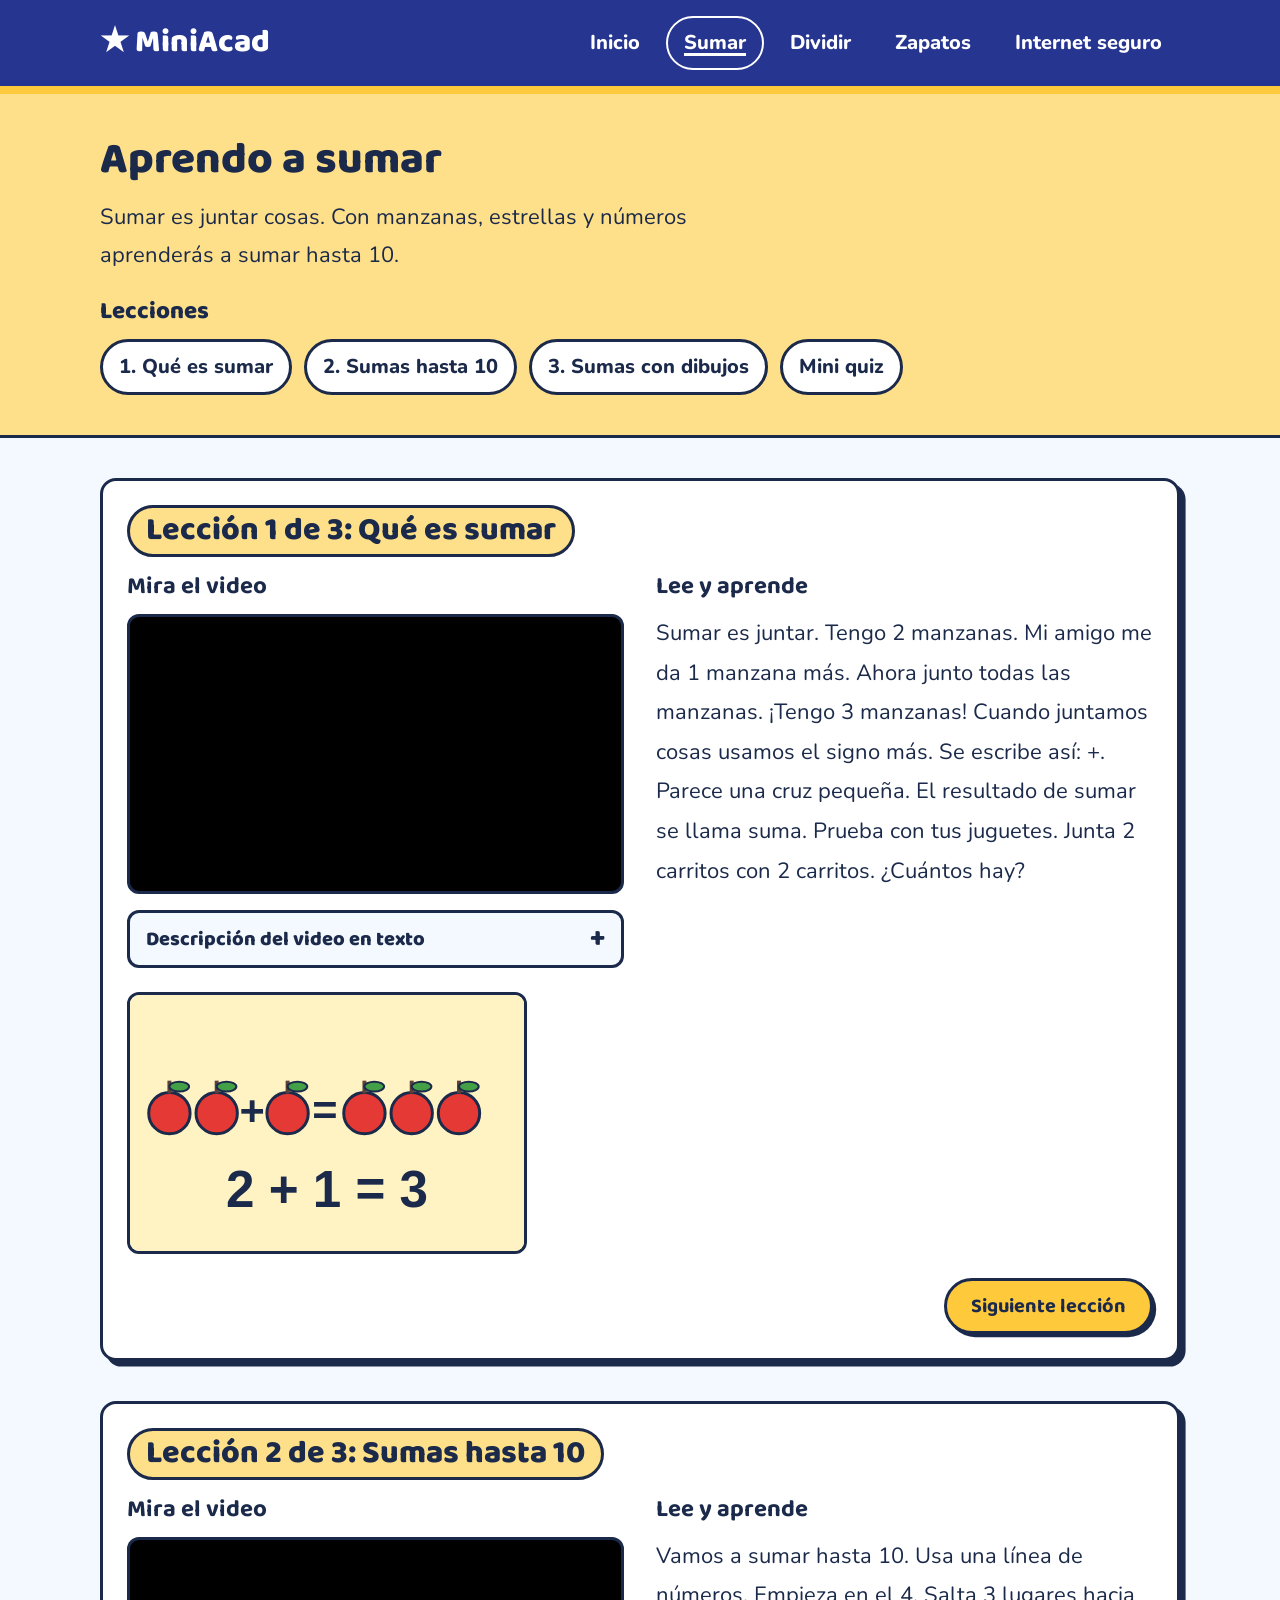
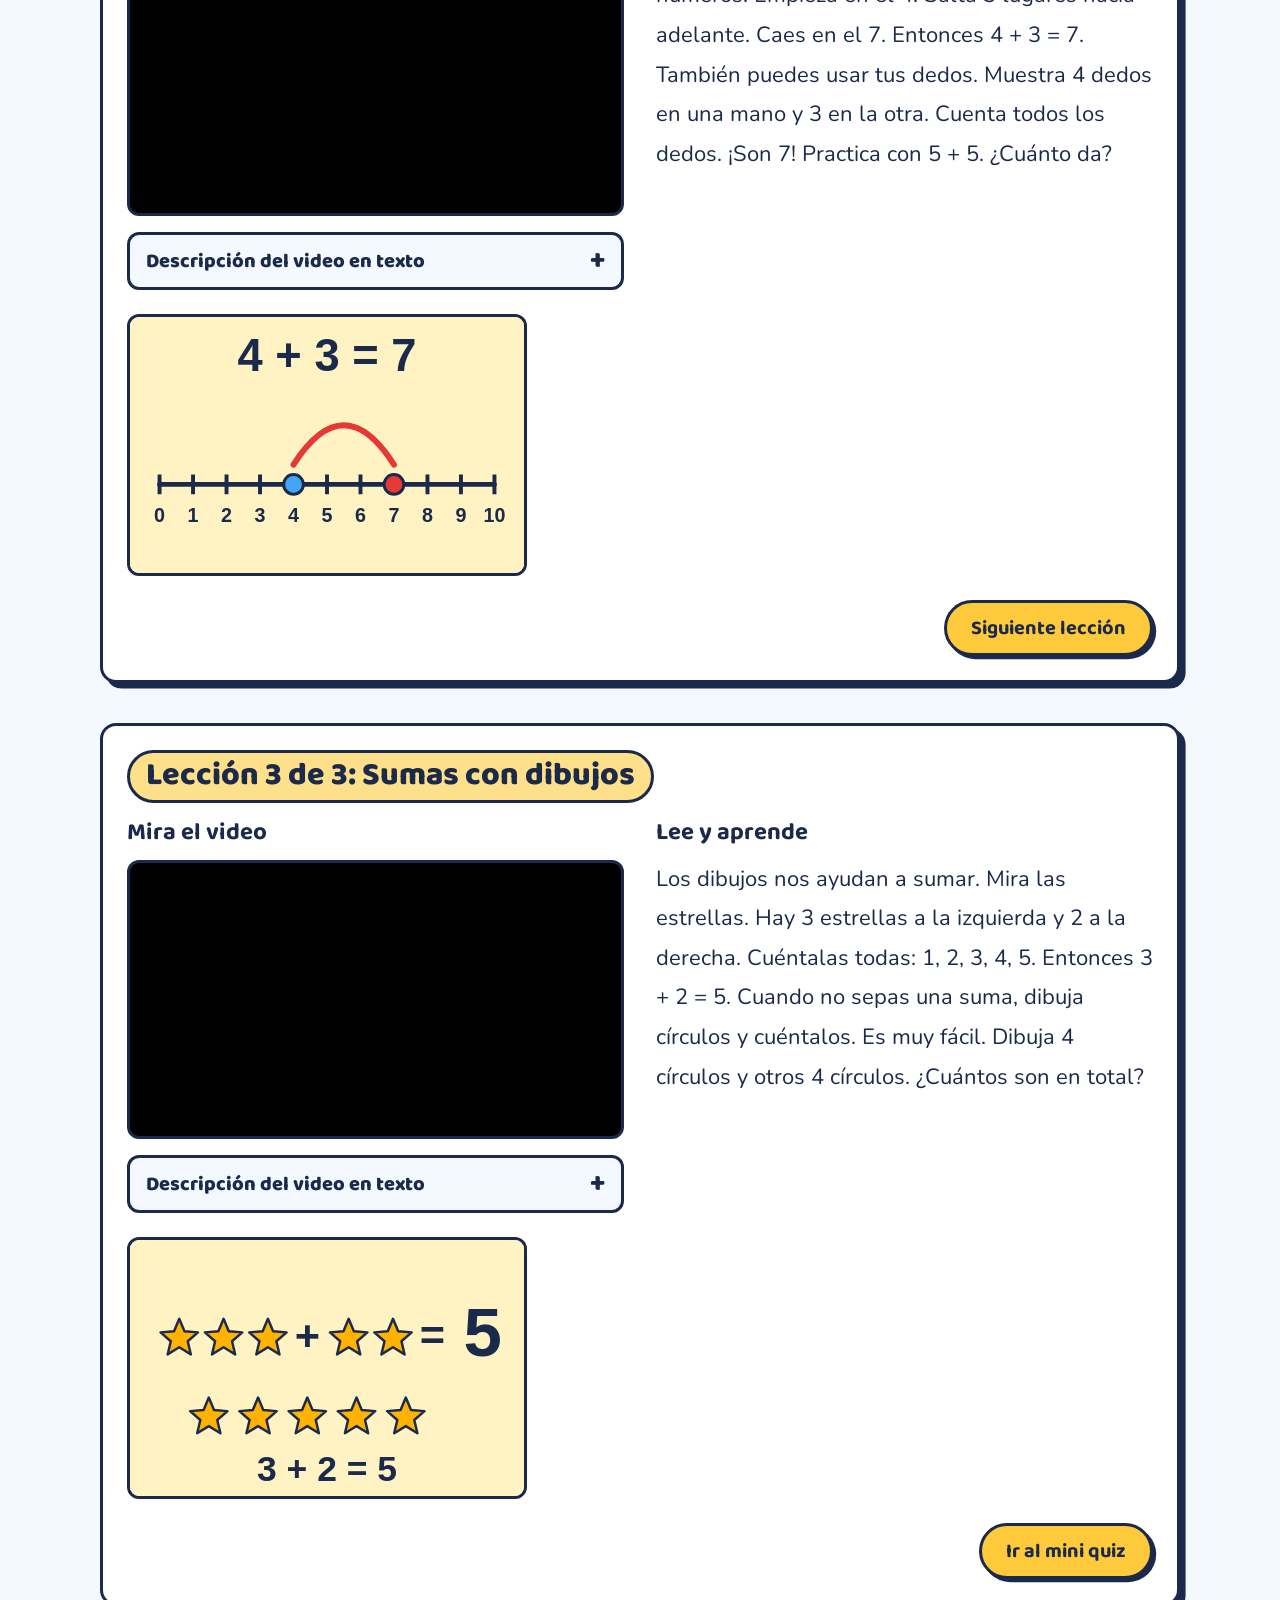
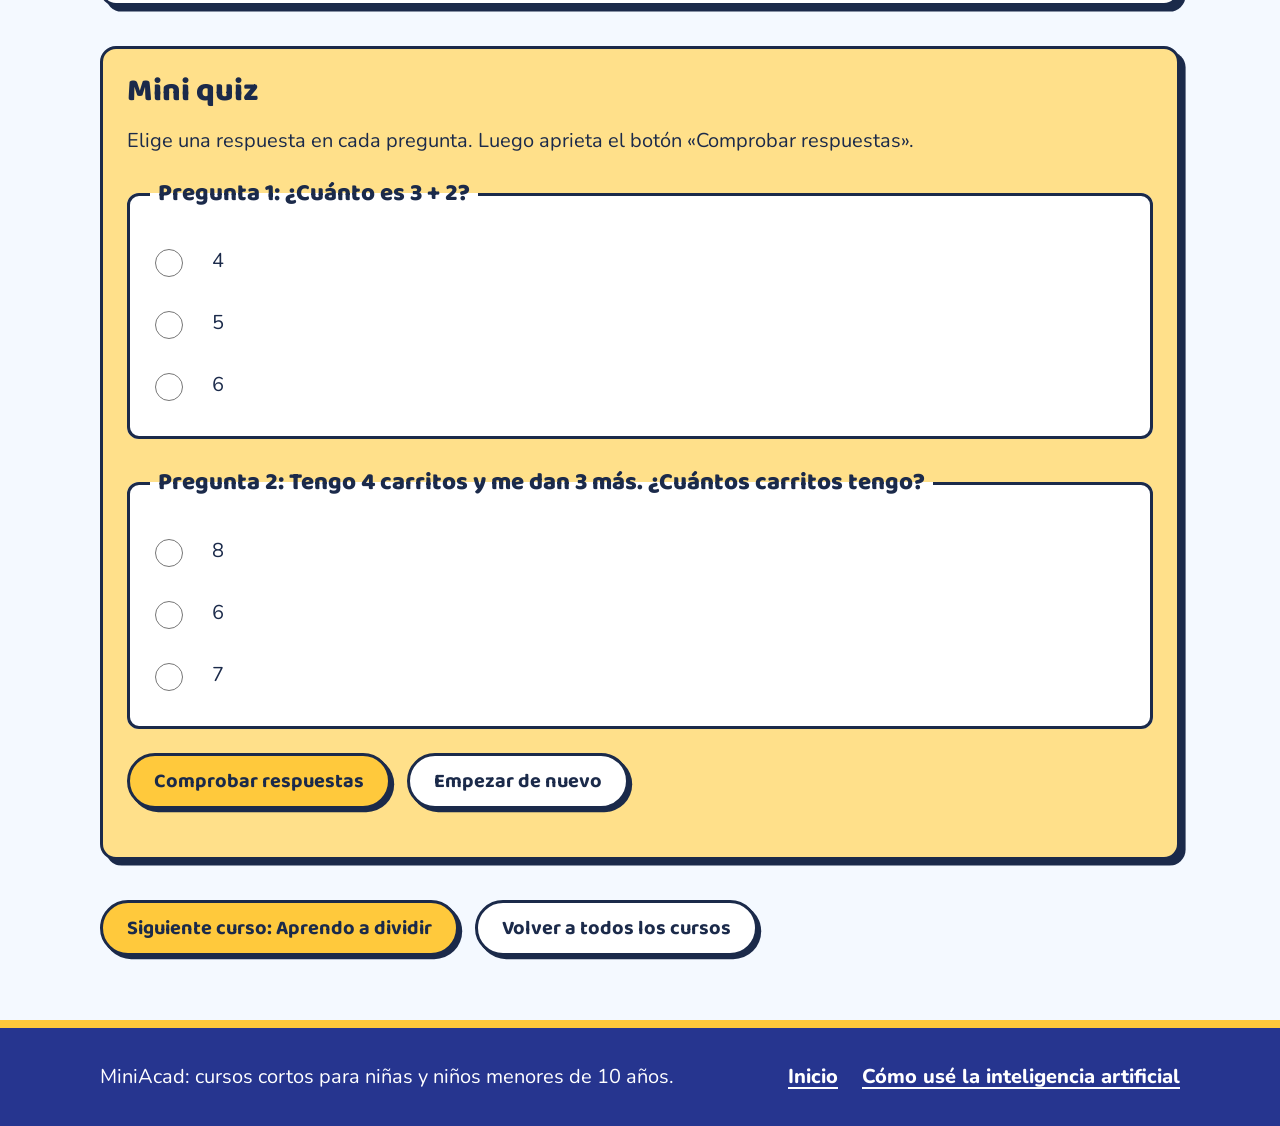
<file: cursos/sumar.html>
<!DOCTYPE html>
<html lang="es">
<head>
  <meta charset="UTF-8">
  <meta name="viewport" content="width=device-width, initial-scale=1">
  <meta name="description" content="Curso para niñas y niños: Aprendo a sumar. Sumar es juntar cosas. Con manzanas, estrellas y números aprenderás a sumar hasta 10.">
  <title>Aprendo a sumar | MiniAcad</title>
  <link rel="icon" href="data:,">
  <link rel="preconnect" href="https://fonts.googleapis.com">
  <link rel="preconnect" href="https://fonts.gstatic.com" crossorigin>
  <link rel="stylesheet" href="https://fonts.googleapis.com/css2?family=Baloo+2:wght@600;700;800&amp;family=Nunito:wght@400;700;800&amp;display=swap">
  <link rel="stylesheet" href="../css/estilos.css">
  <link rel="stylesheet" href="../css/responsivo.css">
</head>
<body class="curso curso--sumar">
  <a class="saltar" href="#contenido">Saltar al contenido</a>

  <header class="encabezado">
    <div class="contenedor encabezado__barra">
      <a class="logo" href="../index.html"><span aria-hidden="true">★ </span>MiniAcad</a>
      <button class="menu-boton" type="button" aria-expanded="false" aria-controls="menu-principal">Menú</button>
      <nav class="nav-principal" id="menu-principal" aria-label="Principal">
        <ul>
          <li><a href="../index.html">Inicio</a></li>
          <li><a href="../cursos/sumar.html" aria-current="page">Sumar</a></li>
          <li><a href="../cursos/dividir.html">Dividir</a></li>
          <li><a href="../cursos/zapatos.html">Zapatos</a></li>
          <li><a href="../cursos/internet-seguro.html">Internet seguro</a></li>
        </ul>
      </nav>
    </div>
  </header>

  <main id="contenido">
    <section class="curso-portada" aria-labelledby="titulo-curso">
      <div class="contenedor">
        <p class="solo-lectores">Estás en el curso 1 de 4.</p>
        <h1 id="titulo-curso">Aprendo a sumar</h1>
        <p class="intro">Sumar es juntar cosas. Con manzanas, estrellas y números aprenderás a sumar hasta 10.</p>
        <nav class="indice" aria-label="Lecciones de este curso">
          <h2>Lecciones</h2>
          <ol>
            <li><a class="ir-leccion" href="#leccion-1">1. Qué es sumar</a></li>
            <li><a class="ir-leccion" href="#leccion-2">2. Sumas hasta 10</a></li>
            <li><a class="ir-leccion" href="#leccion-3">3. Sumas con dibujos</a></li>
            <li><a class="ir-leccion" href="#titulo-quiz">Mini quiz</a></li>
          </ol>
        </nav>
      </div>
    </section>

    <div class="contenedor">

        <article class="leccion" aria-labelledby="leccion-1">
          <h2 id="leccion-1" tabindex="-1">Lección 1 de 3: Qué es sumar</h2>
          <div class="leccion__cuerpo">
            <div class="leccion__medios">
              <h3>Mira el video</h3>
              <!-- IMPORTANTE: cambia VIDEO_ID_AQUI por el código de un video de YouTube con subtítulos en español.
                   El parámetro cc_load_policy=1 activa los subtítulos. Ajusta también la descripción de abajo
                   para que coincida con el video que elijas. -->
              <div class="video">
             <iframe src="https://www.youtube.com/embed/NWM30K1F1GM" title="Video explicativo sobre qué es sumar" allowfullscreen></iframe>

              </div>
              <h3 class="acordeon-titulo">
              <button class="acordeon-btn" type="button" aria-expanded="false" aria-controls="descripcion-1">Descripción del video en texto</button>
            </h3>
            <div id="descripcion-1" class="acordeon-panel" hidden>
              <p>En el video se ven dos manzanas y otra manzana que se juntan en una canasta. Una voz cuenta uno, dos, tres. Después aparece el signo más.</p>
            </div>
              <figure class="ilustracion">
                <img src="../img/sumar-1.svg" alt="Dos manzanas rojas, un signo más y una manzana más. Después del signo igual hay tres manzanas. Así se ve que 2 más 1 es igual a 3." width="400" height="260">
              </figure>
            </div>
            <div class="leccion__texto">
              <h3>Lee y aprende</h3>
              <p class="lectura">Sumar es juntar. Tengo 2 manzanas. Mi amigo me da 1 manzana más. Ahora junto todas las manzanas. ¡Tengo 3 manzanas! Cuando juntamos cosas usamos el signo más. Se escribe así: +. Parece una cruz pequeña. El resultado de sumar se llama suma. Prueba con tus juguetes. Junta 2 carritos con 2 carritos. ¿Cuántos hay?</p>
            </div>
          </div>
          <p class="leccion__pie"><a class="boton ir-leccion" href="#leccion-2">Siguiente lección</a></p>
        </article>

        <article class="leccion" aria-labelledby="leccion-2">
          <h2 id="leccion-2" tabindex="-1">Lección 2 de 3: Sumas hasta 10</h2>
          <div class="leccion__cuerpo">
            <div class="leccion__medios">
              <h3>Mira el video</h3>
              <!-- IMPORTANTE: cambia VIDEO_ID_AQUI por el código de un video de YouTube con subtítulos en español.
                   El parámetro cc_load_policy=1 activa los subtítulos. Ajusta también la descripción de abajo
                   para que coincida con el video que elijas. -->
              <div class="video">
              <iframe src="https://www.youtube.com/embed/lgTHXU0AS-w" title="Video explicativo sobre qué es sumar" allowfullscreen></iframe>
              </div>
              <h3 class="acordeon-titulo">
              <button class="acordeon-btn" type="button" aria-expanded="false" aria-controls="descripcion-2">Descripción del video en texto</button>
            </h3>
            <div id="descripcion-2" class="acordeon-panel" hidden>
              <p>En el video una rana salta sobre una recta con números. Empieza en el 4, da tres saltos y llega al 7. Una voz dice cada número en voz alta.</p>
            </div>
              <figure class="ilustracion">
                <img src="../img/sumar-2.svg" alt="Recta numérica del 0 al 10. Una flecha curva salta desde el 4 hasta el 7, tres lugares hacia adelante. Arriba dice: 4 más 3 es igual a 7." width="400" height="260">
              </figure>
            </div>
            <div class="leccion__texto">
              <h3>Lee y aprende</h3>
              <p class="lectura">Vamos a sumar hasta 10. Usa una línea de números. Empieza en el 4. Salta 3 lugares hacia adelante. Caes en el 7. Entonces 4 + 3 = 7. También puedes usar tus dedos. Muestra 4 dedos en una mano y 3 en la otra. Cuenta todos los dedos. ¡Son 7! Practica con 5 + 5. ¿Cuánto da?</p>
            </div>
          </div>
          <p class="leccion__pie"><a class="boton ir-leccion" href="#leccion-3">Siguiente lección</a></p>
        </article>

        <article class="leccion" aria-labelledby="leccion-3">
          <h2 id="leccion-3" tabindex="-1">Lección 3 de 3: Sumas con dibujos</h2>
          <div class="leccion__cuerpo">
            <div class="leccion__medios">
              <h3>Mira el video</h3>
              <!-- IMPORTANTE: cambia VIDEO_ID_AQUI por el código de un video de YouTube con subtítulos en español.
                   El parámetro cc_load_policy=1 activa los subtítulos. Ajusta también la descripción de abajo
                   para que coincida con el video que elijas. -->
              <div class="video">
               <iframe src="https://www.youtube.com/embed/gecf6Api3tI" title="Video explicativo sobre qué es sumar" allowfullscreen></iframe>
              </div>
              <h3 class="acordeon-titulo">
              <button class="acordeon-btn" type="button" aria-expanded="false" aria-controls="descripcion-3">Descripción del video en texto</button>
            </h3>
            <div id="descripcion-3" class="acordeon-panel" hidden>
              <p>En el video aparecen grupos de estrellas y círculos. Se cuentan primero por separado y luego todos juntos, de uno en uno.</p>
            </div>
              <figure class="ilustracion">
                <img src="../img/sumar-3.svg" alt="Tres estrellas amarillas y dos estrellas amarillas se juntan y forman cinco estrellas. Abajo dice: 3 más 2 es igual a 5." width="400" height="260">
              </figure>
            </div>
            <div class="leccion__texto">
              <h3>Lee y aprende</h3>
              <p class="lectura">Los dibujos nos ayudan a sumar. Mira las estrellas. Hay 3 estrellas a la izquierda y 2 a la derecha. Cuéntalas todas: 1, 2, 3, 4, 5. Entonces 3 + 2 = 5. Cuando no sepas una suma, dibuja círculos y cuéntalos. Es muy fácil. Dibuja 4 círculos y otros 4 círculos. ¿Cuántos son en total?</p>
            </div>
          </div>
          <p class="leccion__pie"><a class="boton ir-leccion" href="#titulo-quiz">Ir al mini quiz</a></p>
        </article>

      <section class="quiz" aria-labelledby="titulo-quiz">
        <h2 id="titulo-quiz" tabindex="-1">Mini quiz</h2>
        <p>Elige una respuesta en cada pregunta. Luego aprieta el botón «Comprobar respuestas».</p>
        <form id="form-quiz" novalidate>
        <fieldset data-correcta="b" data-pista="Cuenta 3 y sigue con 2 más: son 5.">
          <legend>Pregunta 1: ¿Cuánto es 3 + 2?</legend>
          <div class="opcion">
            <input type="radio" name="p1" id="p1-a" value="a">
            <label for="p1-a">4</label>
          </div>
          <div class="opcion">
            <input type="radio" name="p1" id="p1-b" value="b">
            <label for="p1-b">5</label>
          </div>
          <div class="opcion">
            <input type="radio" name="p1" id="p1-c" value="c">
            <label for="p1-c">6</label>
          </div>
        </fieldset>

        <fieldset data-correcta="c" data-pista="4 + 3 = 7.">
          <legend>Pregunta 2: Tengo 4 carritos y me dan 3 más. ¿Cuántos carritos tengo?</legend>
          <div class="opcion">
            <input type="radio" name="p2" id="p2-a" value="a">
            <label for="p2-a">8</label>
          </div>
          <div class="opcion">
            <input type="radio" name="p2" id="p2-b" value="b">
            <label for="p2-b">6</label>
          </div>
          <div class="opcion">
            <input type="radio" name="p2" id="p2-c" value="c">
            <label for="p2-c">7</label>
          </div>
        </fieldset>

          <div class="quiz__botones">
            <button class="boton" type="submit">Comprobar respuestas</button>
            <button class="boton boton--claro" type="reset">Empezar de nuevo</button>
          </div>
        </form>
        <div class="resultado" id="resultado" aria-live="polite"></div>
      </section>

      <nav class="siguiente-curso" aria-label="Más cursos">
          <a class="boton" href="dividir.html">Siguiente curso: Aprendo a dividir</a>
          <a class="boton boton--claro" href="../index.html">Volver a todos los cursos</a>
      </nav>
    </div>
  </main>

  <footer class="pie">
    <div class="contenedor pie__contenido">
      <p>MiniAcad: cursos cortos para niñas y niños menores de 10 años.</p>
      <nav aria-label="Pie de página">
        <ul>
          <li><a href="../index.html">Inicio</a></li>
          <li><a href="../IA.html">Cómo usé la inteligencia artificial</a></li>
        </ul>
      </nav>
    </div>
  </footer>

  <script src="../js/script.js"></script>
</body>
</html>
</file>
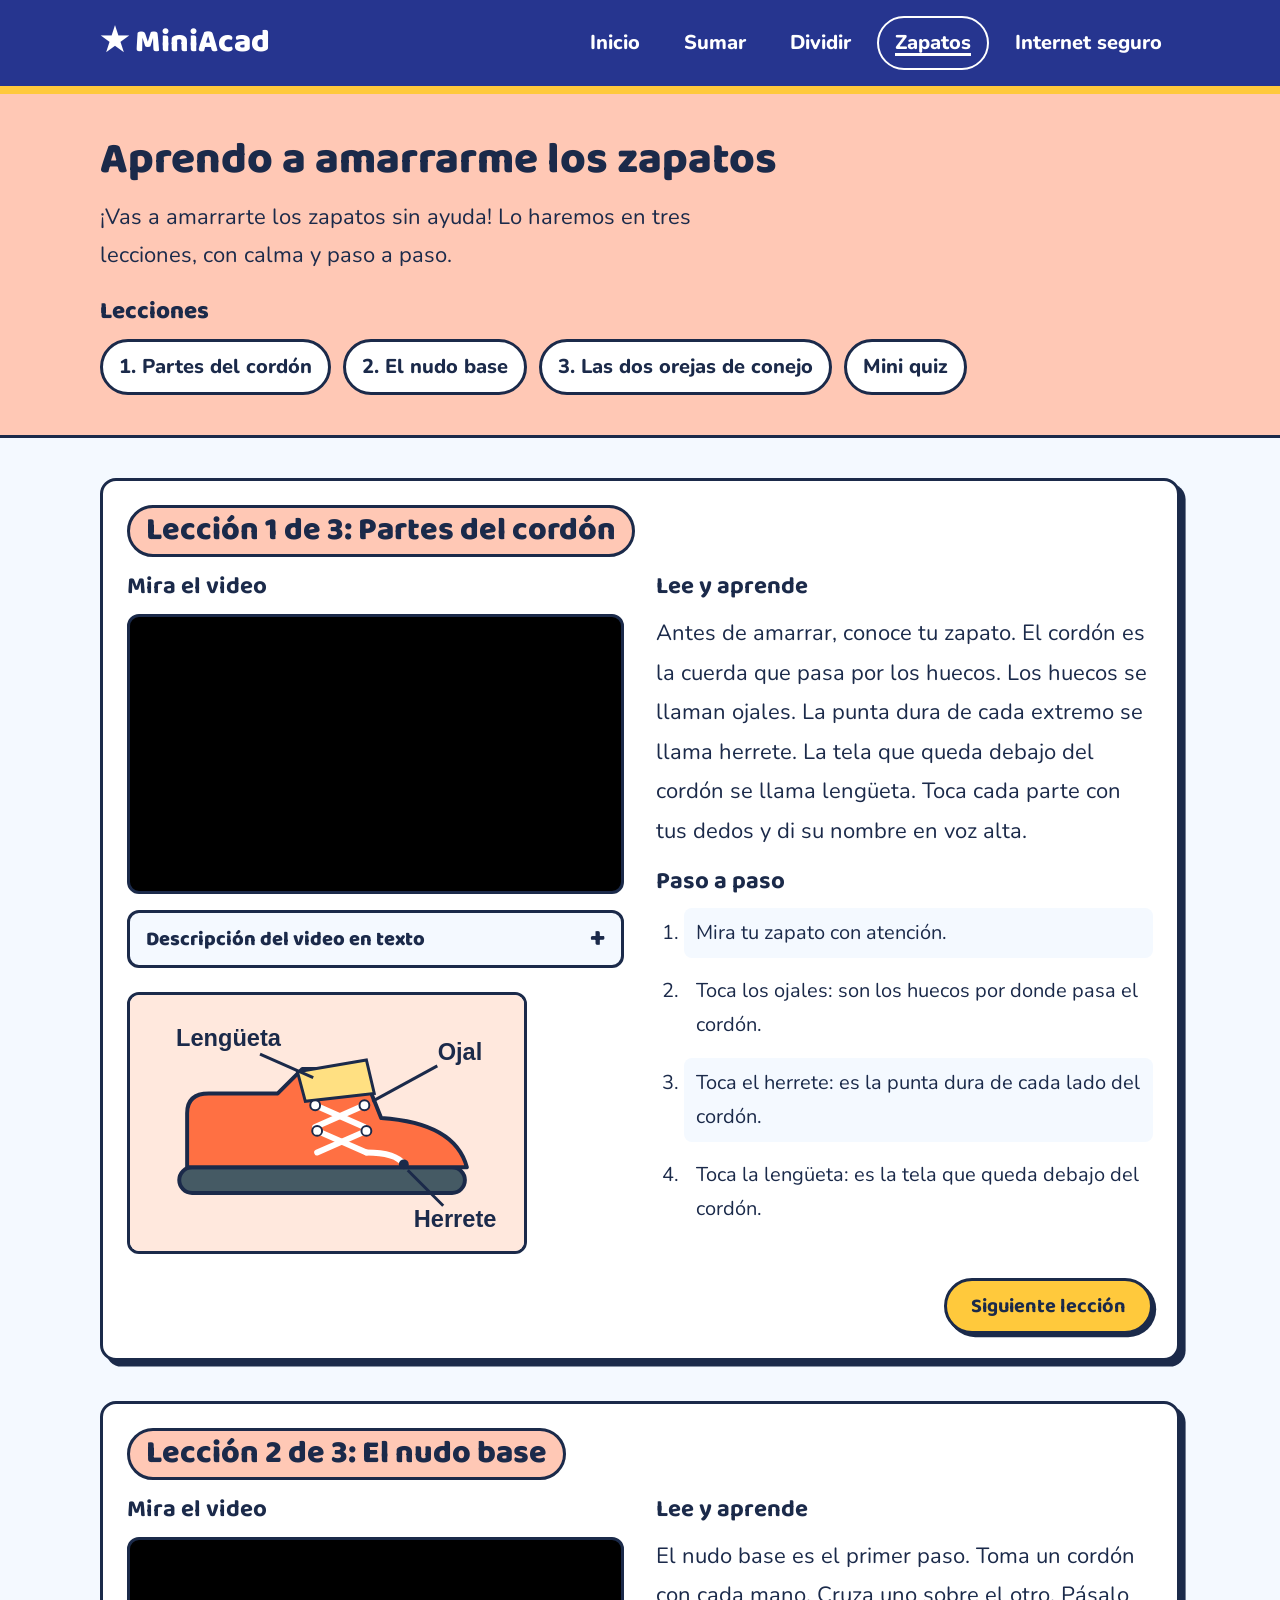
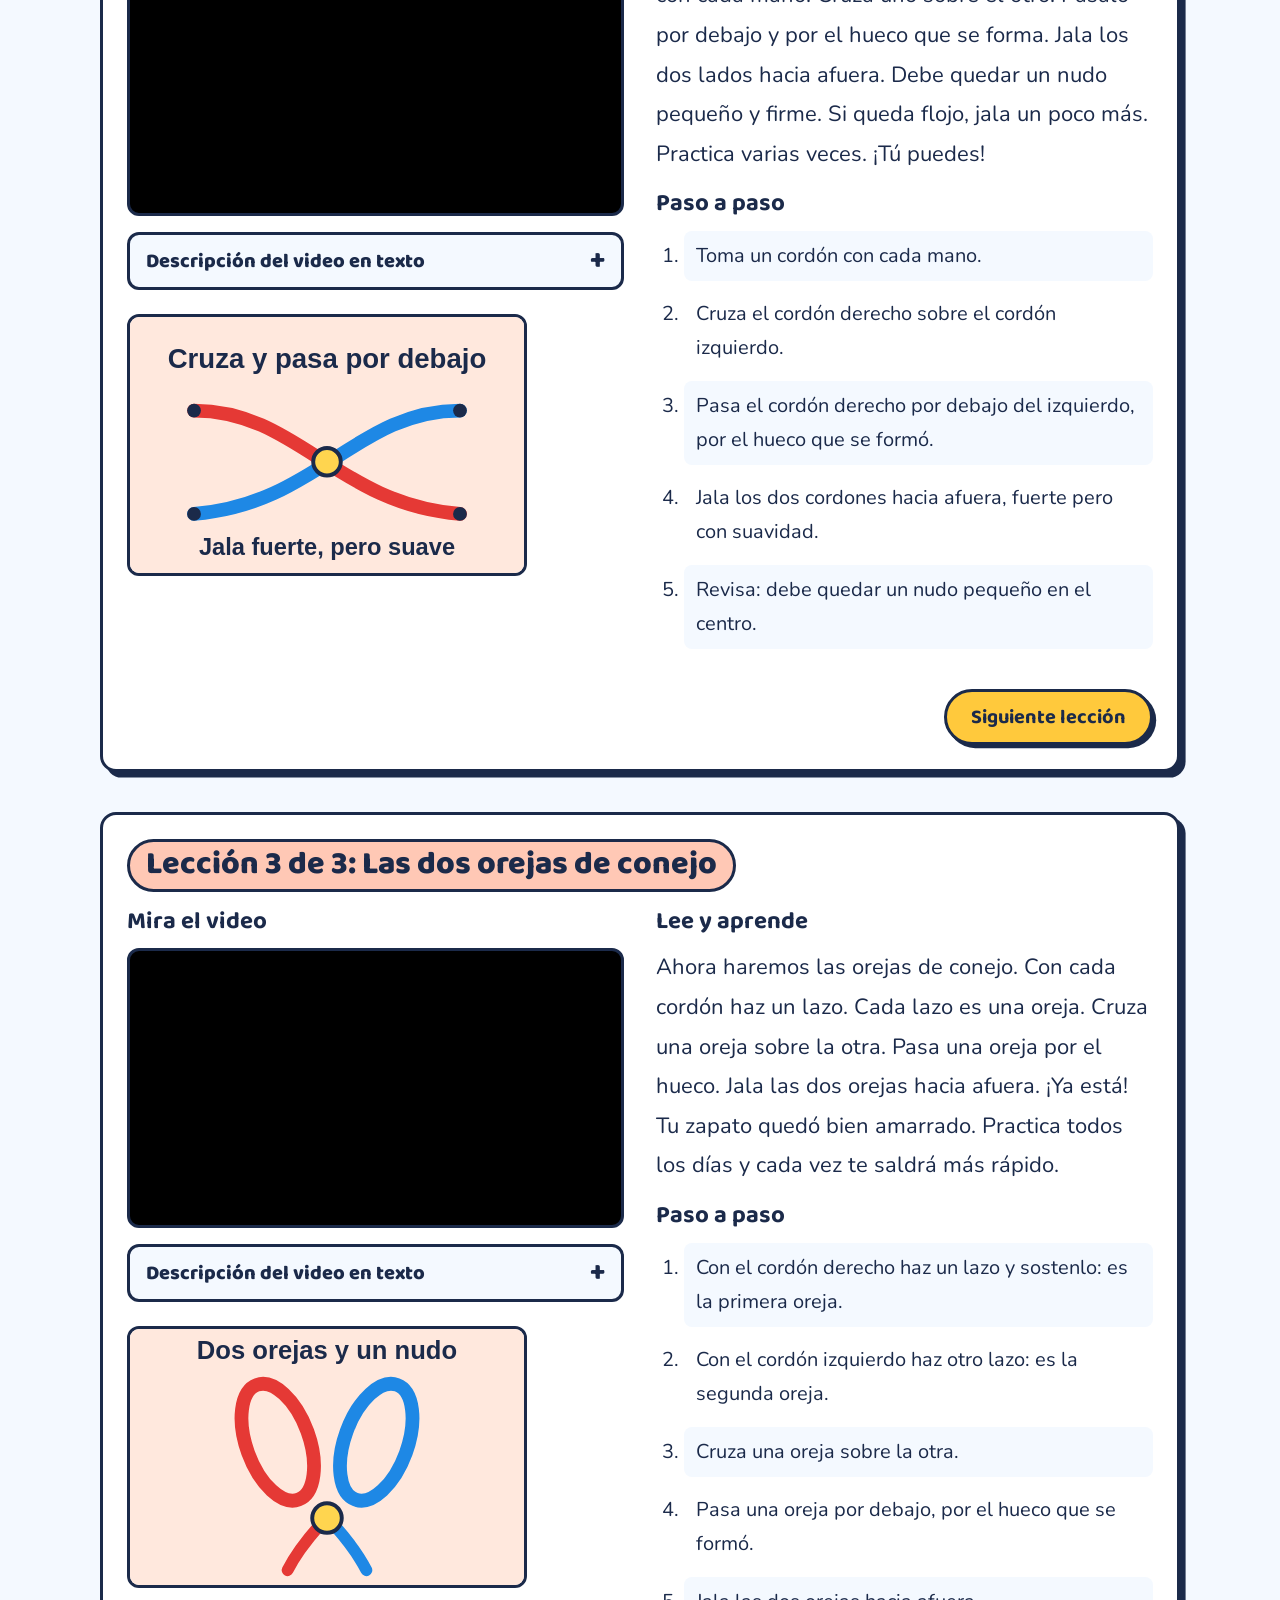
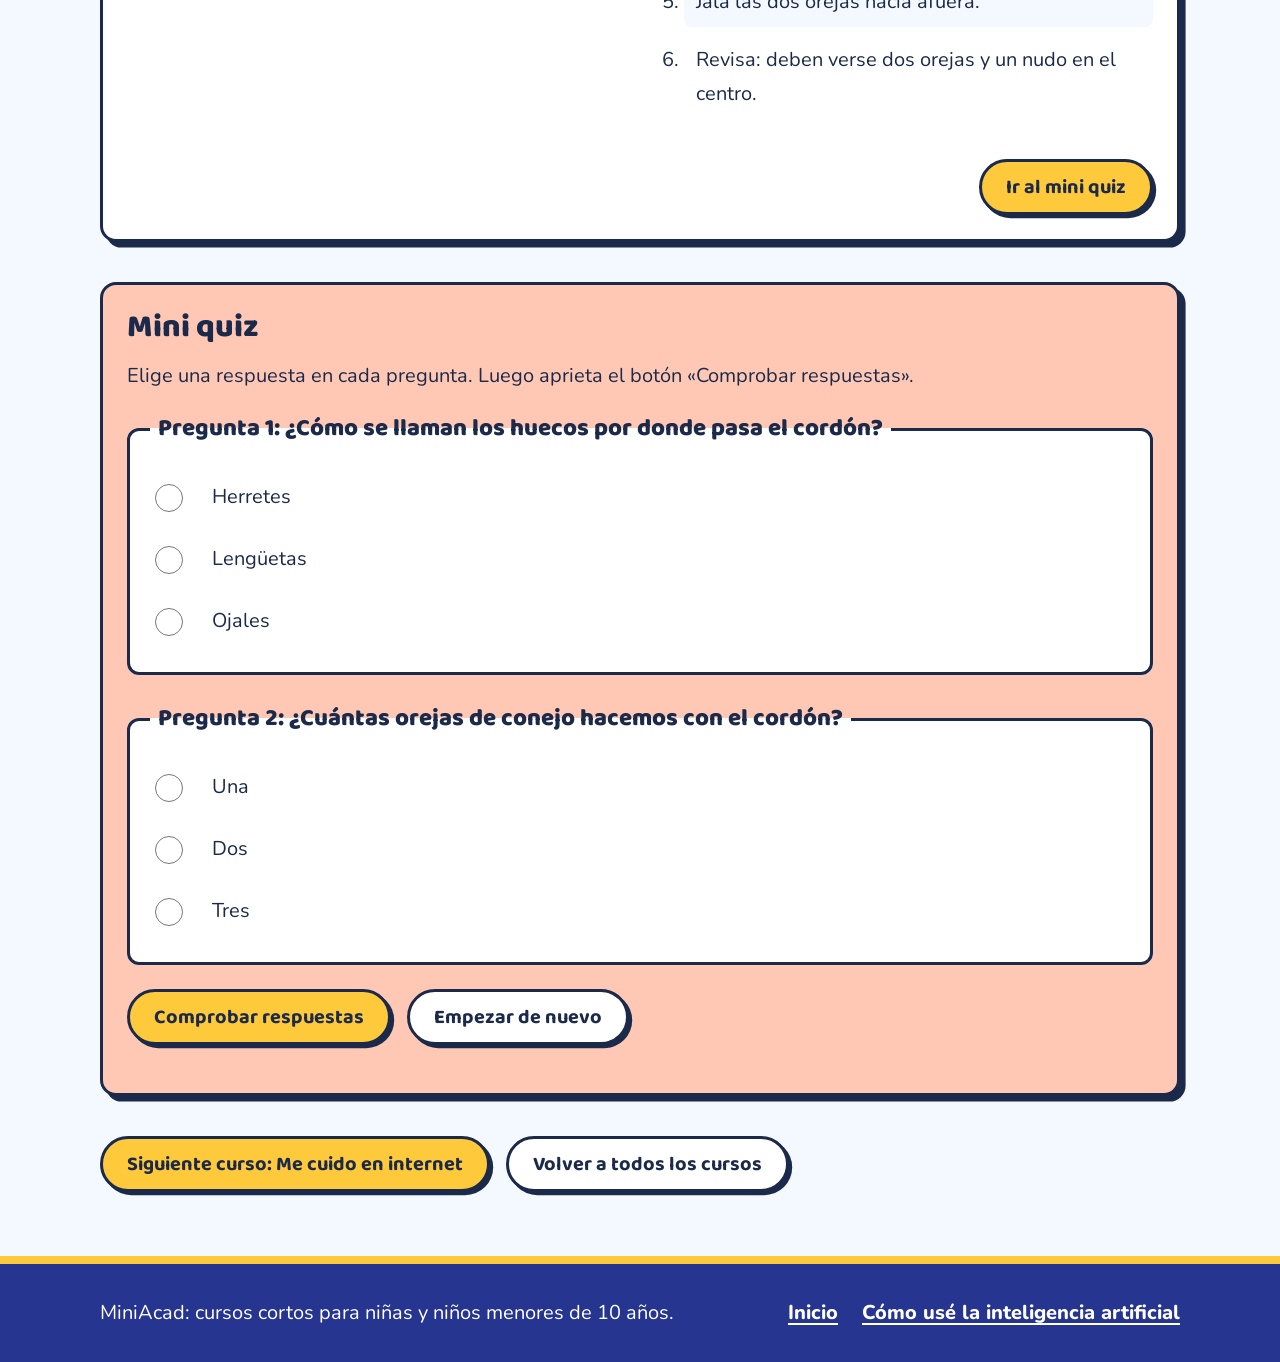
<file: cursos/zapatos.html>
<!DOCTYPE html>
<html lang="es">
<head>
  <meta charset="UTF-8">
  <meta name="viewport" content="width=device-width, initial-scale=1">
  <meta name="description" content="Curso para niñas y niños: Aprendo a amarrarme los zapatos. ¡Vas a amarrarte los zapatos sin ayuda! Lo haremos en tres lecciones, con calma y paso a paso.">
  <title>Aprendo a amarrarme los zapatos | MiniAcad</title>
  <link rel="icon" href="data:,">
  <link rel="preconnect" href="https://fonts.googleapis.com">
  <link rel="preconnect" href="https://fonts.gstatic.com" crossorigin>
  <link rel="stylesheet" href="https://fonts.googleapis.com/css2?family=Baloo+2:wght@600;700;800&amp;family=Nunito:wght@400;700;800&amp;display=swap">
  <link rel="stylesheet" href="../css/estilos.css">
  <link rel="stylesheet" href="../css/responsivo.css">
</head>
<body class="curso curso--zapatos">
  <a class="saltar" href="#contenido">Saltar al contenido</a>

  <header class="encabezado">
    <div class="contenedor encabezado__barra">
      <a class="logo" href="../index.html"><span aria-hidden="true">★ </span>MiniAcad</a>
      <button class="menu-boton" type="button" aria-expanded="false" aria-controls="menu-principal">Menú</button>
      <nav class="nav-principal" id="menu-principal" aria-label="Principal">
        <ul>
          <li><a href="../index.html">Inicio</a></li>
          <li><a href="../cursos/sumar.html">Sumar</a></li>
          <li><a href="../cursos/dividir.html">Dividir</a></li>
          <li><a href="../cursos/zapatos.html" aria-current="page">Zapatos</a></li>
          <li><a href="../cursos/internet-seguro.html">Internet seguro</a></li>
        </ul>
      </nav>
    </div>
  </header>

  <main id="contenido">
    <section class="curso-portada" aria-labelledby="titulo-curso">
      <div class="contenedor">
        <p class="solo-lectores">Estás en el curso 3 de 4.</p>
        <h1 id="titulo-curso">Aprendo a amarrarme los zapatos</h1>
        <p class="intro">¡Vas a amarrarte los zapatos sin ayuda! Lo haremos en tres lecciones, con calma y paso a paso.</p>
        <nav class="indice" aria-label="Lecciones de este curso">
          <h2>Lecciones</h2>
          <ol>
            <li><a class="ir-leccion" href="#leccion-1">1. Partes del cordón</a></li>
            <li><a class="ir-leccion" href="#leccion-2">2. El nudo base</a></li>
            <li><a class="ir-leccion" href="#leccion-3">3. Las dos orejas de conejo</a></li>
            <li><a class="ir-leccion" href="#titulo-quiz">Mini quiz</a></li>
          </ol>
        </nav>
      </div>
    </section>

    <div class="contenedor">

        <article class="leccion" aria-labelledby="leccion-1">
          <h2 id="leccion-1" tabindex="-1">Lección 1 de 3: Partes del cordón</h2>
          <div class="leccion__cuerpo">
            <div class="leccion__medios">
              <h3>Mira el video</h3>
              <!-- IMPORTANTE: cambia VIDEO_ID_AQUI por el código de un video de YouTube con subtítulos en español.
                   El parámetro cc_load_policy=1 activa los subtítulos. Ajusta también la descripción de abajo
                   para que coincida con el video que elijas. -->
              <div class="video">
               <iframe src="https://www.youtube.com/embed/580MVSGfhYM" title="Video explicativo sobre qué es sumar" allowfullscreen></iframe>
              </div>
              <h3 class="acordeon-titulo">
              <button class="acordeon-btn" type="button" aria-expanded="false" aria-controls="descripcion-1">Descripción del video en texto</button>
            </h3>
            <div id="descripcion-1" class="acordeon-panel" hidden>
              <p>En el video se muestra un zapato de cerca. Una mano toca los ojales, la lengüeta y la punta del cordón mientras una voz dice cada nombre.</p>
            </div>
              <figure class="ilustracion">
                <img src="../img/zapatos-1.svg" alt="Dibujo de un zapato naranja con partes marcadas: la lengüeta, un ojal por donde pasa el cordón blanco, y el herrete, que es la punta dura del cordón." width="400" height="260">
              </figure>
            </div>
            <div class="leccion__texto">
              <h3>Lee y aprende</h3>
              <p class="lectura">Antes de amarrar, conoce tu zapato. El cordón es la cuerda que pasa por los huecos. Los huecos se llaman ojales. La punta dura de cada extremo se llama herrete. La tela que queda debajo del cordón se llama lengüeta. Toca cada parte con tus dedos y di su nombre en voz alta.</p>
            <h3>Paso a paso</h3>
            <ol class="pasos">
              <li>Mira tu zapato con atención.</li>
              <li>Toca los ojales: son los huecos por donde pasa el cordón.</li>
              <li>Toca el herrete: es la punta dura de cada lado del cordón.</li>
              <li>Toca la lengüeta: es la tela que queda debajo del cordón.</li>
            </ol>
            </div>
          </div>
          <p class="leccion__pie"><a class="boton ir-leccion" href="#leccion-2">Siguiente lección</a></p>
        </article>

        <article class="leccion" aria-labelledby="leccion-2">
          <h2 id="leccion-2" tabindex="-1">Lección 2 de 3: El nudo base</h2>
          <div class="leccion__cuerpo">
            <div class="leccion__medios">
              <h3>Mira el video</h3>
              <!-- IMPORTANTE: cambia VIDEO_ID_AQUI por el código de un video de YouTube con subtítulos en español.
                   El parámetro cc_load_policy=1 activa los subtítulos. Ajusta también la descripción de abajo
                   para que coincida con el video que elijas. -->
              <div class="video">
                <iframe src="https://www.youtube.com/embed/580MVSGfhYM" title="Video explicativo sobre qué es sumar" allowfullscreen></iframe>
              </div>
              <h3 class="acordeon-titulo">
              <button class="acordeon-btn" type="button" aria-expanded="false" aria-controls="descripcion-2">Descripción del video en texto</button>
            </h3>
            <div id="descripcion-2" class="acordeon-panel" hidden>
              <p>En el video se ven dos manos que toman cada una un cordón, los cruzan, pasan uno por debajo y jalan hacia afuera hasta formar un nudo firme.</p>
            </div>
              <figure class="ilustracion">
                <img src="../img/zapatos-2.svg" alt="Dos cordones, uno rojo y uno azul, se cruzan formando una equis sobre un nudo pequeño amarillo. Arriba dice: cruza y pasa por debajo." width="400" height="260">
              </figure>
            </div>
            <div class="leccion__texto">
              <h3>Lee y aprende</h3>
              <p class="lectura">El nudo base es el primer paso. Toma un cordón con cada mano. Cruza uno sobre el otro. Pásalo por debajo y por el hueco que se forma. Jala los dos lados hacia afuera. Debe quedar un nudo pequeño y firme. Si queda flojo, jala un poco más. Practica varias veces. ¡Tú puedes!</p>
            <h3>Paso a paso</h3>
            <ol class="pasos">
              <li>Toma un cordón con cada mano.</li>
              <li>Cruza el cordón derecho sobre el cordón izquierdo.</li>
              <li>Pasa el cordón derecho por debajo del izquierdo, por el hueco que se formó.</li>
              <li>Jala los dos cordones hacia afuera, fuerte pero con suavidad.</li>
              <li>Revisa: debe quedar un nudo pequeño en el centro.</li>
            </ol>
            </div>
          </div>
          <p class="leccion__pie"><a class="boton ir-leccion" href="#leccion-3">Siguiente lección</a></p>
        </article>

        <article class="leccion" aria-labelledby="leccion-3">
          <h2 id="leccion-3" tabindex="-1">Lección 3 de 3: Las dos orejas de conejo</h2>
          <div class="leccion__cuerpo">
            <div class="leccion__medios">
              <h3>Mira el video</h3>
              <!-- IMPORTANTE: cambia VIDEO_ID_AQUI por el código de un video de YouTube con subtítulos en español.
                   El parámetro cc_load_policy=1 activa los subtítulos. Ajusta también la descripción de abajo
                   para que coincida con el video que elijas. -->
              <div class="video">
                  <iframe src="https://www.youtube.com/embed/580MVSGfhYM" title="Video explicativo sobre qué es sumar" allowfullscreen></iframe>
              </div>
              <h3 class="acordeon-titulo">
              <button class="acordeon-btn" type="button" aria-expanded="false" aria-controls="descripcion-3">Descripción del video en texto</button>
            </h3>
            <div id="descripcion-3" class="acordeon-panel" hidden>
              <p>En el video se hacen dos lazos con los cordones, como orejas de conejo. Después se cruzan, se pasa uno por el hueco y se jalan los dos lazos.</p>
            </div>
              <figure class="ilustracion">
                <img src="../img/zapatos-3.svg" alt="Dos lazos grandes, uno rojo y uno azul, parecen las orejas de un conejo. Se unen en un nudo amarillo en el centro, con dos puntas que cuelgan hacia abajo." width="400" height="260">
              </figure>
            </div>
            <div class="leccion__texto">
              <h3>Lee y aprende</h3>
              <p class="lectura">Ahora haremos las orejas de conejo. Con cada cordón haz un lazo. Cada lazo es una oreja. Cruza una oreja sobre la otra. Pasa una oreja por el hueco. Jala las dos orejas hacia afuera. ¡Ya está! Tu zapato quedó bien amarrado. Practica todos los días y cada vez te saldrá más rápido.</p>
            <h3>Paso a paso</h3>
            <ol class="pasos">
              <li>Con el cordón derecho haz un lazo y sostenlo: es la primera oreja.</li>
              <li>Con el cordón izquierdo haz otro lazo: es la segunda oreja.</li>
              <li>Cruza una oreja sobre la otra.</li>
              <li>Pasa una oreja por debajo, por el hueco que se formó.</li>
              <li>Jala las dos orejas hacia afuera.</li>
              <li>Revisa: deben verse dos orejas y un nudo en el centro.</li>
            </ol>
            </div>
          </div>
          <p class="leccion__pie"><a class="boton ir-leccion" href="#titulo-quiz">Ir al mini quiz</a></p>
        </article>

      <section class="quiz" aria-labelledby="titulo-quiz">
        <h2 id="titulo-quiz" tabindex="-1">Mini quiz</h2>
        <p>Elige una respuesta en cada pregunta. Luego aprieta el botón «Comprobar respuestas».</p>
        <form id="form-quiz" novalidate>
        <fieldset data-correcta="c" data-pista="Los huecos del zapato se llaman ojales.">
          <legend>Pregunta 1: ¿Cómo se llaman los huecos por donde pasa el cordón?</legend>
          <div class="opcion">
            <input type="radio" name="p1" id="p1-a" value="a">
            <label for="p1-a">Herretes</label>
          </div>
          <div class="opcion">
            <input type="radio" name="p1" id="p1-b" value="b">
            <label for="p1-b">Lengüetas</label>
          </div>
          <div class="opcion">
            <input type="radio" name="p1" id="p1-c" value="c">
            <label for="p1-c">Ojales</label>
          </div>
        </fieldset>

        <fieldset data-correcta="b" data-pista="Una oreja con cada cordón: son dos.">
          <legend>Pregunta 2: ¿Cuántas orejas de conejo hacemos con el cordón?</legend>
          <div class="opcion">
            <input type="radio" name="p2" id="p2-a" value="a">
            <label for="p2-a">Una</label>
          </div>
          <div class="opcion">
            <input type="radio" name="p2" id="p2-b" value="b">
            <label for="p2-b">Dos</label>
          </div>
          <div class="opcion">
            <input type="radio" name="p2" id="p2-c" value="c">
            <label for="p2-c">Tres</label>
          </div>
        </fieldset>

          <div class="quiz__botones">
            <button class="boton" type="submit">Comprobar respuestas</button>
            <button class="boton boton--claro" type="reset">Empezar de nuevo</button>
          </div>
        </form>
        <div class="resultado" id="resultado" aria-live="polite"></div>
      </section>

      <nav class="siguiente-curso" aria-label="Más cursos">
          <a class="boton" href="internet-seguro.html">Siguiente curso: Me cuido en internet</a>
          <a class="boton boton--claro" href="../index.html">Volver a todos los cursos</a>
      </nav>
    </div>
  </main>

  <footer class="pie">
    <div class="contenedor pie__contenido">
      <p>MiniAcad: cursos cortos para niñas y niños menores de 10 años.</p>
      <nav aria-label="Pie de página">
        <ul>
          <li><a href="../index.html">Inicio</a></li>
          <li><a href="../IA.html">Cómo usé la inteligencia artificial</a></li>
        </ul>
      </nav>
    </div>
  </footer>

  <script src="../js/script.js"></script>
</body>
</html>
</file>
<file: css/estilos.css>
/* =====================================================================
   MiniAcad · css/estilos.css
   Hoja de estilos principal (escrita a mano, sin frameworks).

   ÍNDICE
   1.  Variables (paleta, tipografías, medidas)  → requisito 2
   2.  Reinicio y base (box-sizing, body)         → requisito 4
   3.  Tipografía                                 → requisito 10
   4.  Accesibilidad (saltar, foco, solo lectores)
   5.  Encabezado y navegación (Flexbox)          → requisito 5
   6.  Portada de la página de inicio
   7.  Catálogo de cursos (CSS Grid)              → requisito 6
   8.  Botones (hover, focus, active, transición) → requisitos 8 y 9
   9.  Páginas de curso y lecciones
   10. Acordeón
   11. Mini quiz
   12. Pie de página
   13. Tabla de IA.html
   14. Movimiento reducido                        → accesibilidad 5.5

   Las reglas de @media (768 px y 480 px) están en css/responsivo.css
   ===================================================================== */


/* ---------------------------------------------------------------------
   1. VARIABLES
   Toda la paleta y las fuentes viven aquí. Si algo cambia de color,
   se cambia en un solo lugar.
   --------------------------------------------------------------------- */
:root {
  /* Paleta base (relaciones de contraste en evidencias/tabla-contraste.md) */
  --color-fondo: #F4F9FF;        /* fondo de la página: azul muy claro   */
  --color-superficie: #FFFFFF;   /* tarjetas y lecciones                 */
  --color-texto: #1B2A4A;        /* texto principal: azul marino         */
  --color-texto-suave: #40507A;  /* texto secundario                     */
  --color-marca: #26358F;        /* encabezado y pie                     */
  --color-acento: #FFC93C;       /* amarillo: botones y portada          */
  --color-acento-fuerte: #FFB300;/* amarillo al pasar el mouse           */
  --color-enlace: #1F44B8;       /* enlaces dentro del texto             */
  --color-foco: #6A1B9A;         /* contorno del foco del teclado        */

  /* Un color amable por curso */
  --color-sumar: #FFE08A;
  --color-dividir: #BFE8C9;
  --color-zapatos: #FFC8B5;
  --color-internet: #C8DBFF;

  /* Mensajes del quiz (siempre llevan también texto) */
  --color-ok: #14632D;
  --color-ok-fondo: #E0F5E6;
  --color-mal: #8A1C1C;
  --color-mal-fondo: #FDE6E6;

  /* Tipografías: una para títulos y otra para texto */
  --fuente-titulo: "Baloo 2", "Trebuchet MS", "Comic Sans MS", sans-serif;
  --fuente-texto: "Nunito", Verdana, Arial, sans-serif;

  /* Medidas reutilizables (en rem para que escalen al 200 %) */
  --radio: 1rem;
  --borde: 0.2rem solid var(--color-texto);
  --sombra: 0.35rem 0.35rem 0 var(--color-texto);
  --ancho-max: 70rem;
}


/* ---------------------------------------------------------------------
   2. REINICIO Y BASE
   border-box: el padding y el borde quedan dentro del ancho declarado.
   --------------------------------------------------------------------- */
*,
*::before,
*::after {
  box-sizing: border-box;
}

html {
  font-size: 100%;               /* respeta el tamaño elegido por la persona */
  scroll-behavior: smooth;
}

body {
  margin: 0;
  font-family: var(--fuente-texto);
  font-size: 1.25rem;            /* 20 px: mayor al mínimo de 18 px */
  line-height: 1.7;
  color: var(--color-texto);
  background: var(--color-fondo);
}

img {
  max-width: 100%;
  height: auto;
}

/* Selector de id: zona principal de contenido */
#contenido {
  padding-bottom: 2rem;
}

/* Contenedor centrado y con márgenes laterales */
.contenedor {
  width: 100%;
  max-width: var(--ancho-max);
  margin-inline: auto;
  padding-inline: 1.25rem;
}


/* ---------------------------------------------------------------------
   3. TIPOGRAFÍA
   Jerarquía: h1 > h2 > h3 > texto. Títulos con una fuente, texto con otra.
   --------------------------------------------------------------------- */
h1,
h2,
h3 {                              /* selector agrupado */
  margin: 0 0 0.75rem;
  font-family: var(--fuente-titulo);
  line-height: 1.2;
  color: var(--color-texto);
}

h1 { font-size: 2.75rem; font-weight: 800; }
h2 { font-size: 2rem;    font-weight: 800; }
h3 { font-size: 1.5rem;  font-weight: 700; }

p {
  margin: 0 0 1rem;
}

a {
  color: var(--color-enlace);
  text-underline-offset: 0.2em;
}

a:hover {
  color: var(--color-marca);
  text-decoration-thickness: 0.2rem;
}


/* ---------------------------------------------------------------------
   4. ACCESIBILIDAD
   --------------------------------------------------------------------- */

/* Enlace «Saltar al contenido»: escondido hasta recibir el foco */
.saltar {
  position: absolute;
  left: 1rem;
  top: -6rem;
  z-index: 100;
  padding: 0.75rem 1.25rem;
  background: var(--color-acento);
  color: var(--color-texto);
  font-weight: 800;
  border: var(--borde);
  border-radius: var(--radio);
  transition: top 0.2s ease;
}

.saltar:focus {
  top: 1rem;
}

/* Texto solo para lectores de pantalla (no se ve, sí se lee) */
.solo-lectores {
  position: absolute;
  width: 1px;
  height: 1px;
  margin: -1px;
  padding: 0;
  overflow: hidden;
  clip: rect(0, 0, 0, 0);
  white-space: nowrap;
  border: 0;
}

/* Foco visible del teclado: nunca se quita sin reemplazo */
:focus-visible {
  outline: 0.25rem solid var(--color-foco);
  outline-offset: 0.25rem;
}

/* En zonas oscuras el contorno cambia a amarillo para que se vea */
.encabezado :focus-visible,
.pie :focus-visible {
  outline-color: var(--color-acento);
}


/* ---------------------------------------------------------------------
   5. ENCABEZADO Y NAVEGACIÓN (FLEXBOX)
   Flexbox: el logo queda a la izquierda y el menú a la derecha, y se
   acomodan solos cuando falta espacio (flex-wrap).
   --------------------------------------------------------------------- */
.encabezado {
  background: var(--color-marca);
  color: #FFFFFF;
  border-bottom: 0.5rem solid var(--color-acento);
}

.encabezado__barra {
  display: flex;
  justify-content: space-between;
  align-items: center;
  flex-wrap: wrap;
  gap: 1rem;
  padding-block: 1rem;
}

.logo {
  font-family: var(--fuente-titulo);
  font-size: 2rem;
  font-weight: 800;
  color: #FFFFFF;
  text-decoration: none;
  transition: color 0.2s ease;
}

.logo:hover {
  color: var(--color-acento);
}

/* Barra de navegación en Flexbox */
.nav-principal ul {
  display: flex;
  flex-wrap: wrap;
  gap: 0.5rem;
  margin: 0;
  padding: 0;
  list-style: none;
}

/* Selector de hijo directo: solo los enlaces del primer nivel */
.nav-principal > ul > li > a {
  display: block;
  padding: 0.5rem 1rem;
  border: 0.15rem solid transparent;
  border-radius: 999px;
  color: #FFFFFF;
  font-weight: 800;
  text-decoration: none;
  transition: background-color 0.2s ease, color 0.2s ease;
}

.nav-principal a:hover,
.nav-principal a:focus {
  background: var(--color-acento);
  color: var(--color-texto);
}

.nav-principal a:active {
  background: #FFFFFF;
  color: var(--color-marca);
}

/* Página actual: borde y subrayado (no depende solo del color) */
.nav-principal a[aria-current="page"] {
  border-color: #FFFFFF;
  text-decoration: underline;
  text-decoration-thickness: 0.2rem;
}

/* Botón del menú: solo aparece en pantallas pequeñas (ver responsivo.css) */
.menu-boton {
  display: none;
  padding: 0.5rem 1.25rem;
  font-family: var(--fuente-titulo);
  font-size: 1.25rem;
  font-weight: 700;
  color: var(--color-texto);
  background: var(--color-acento);
  border: 0.15rem solid #FFFFFF;
  border-radius: 999px;
  cursor: pointer;
  transition: background-color 0.2s ease;
}

.menu-boton:hover {
  background: var(--color-acento-fuerte);
}


/* ---------------------------------------------------------------------
   6. PORTADA DE LA PÁGINA DE INICIO
   --------------------------------------------------------------------- */
.portada {
  padding-block: 3.5rem;
  background: var(--color-acento);
  border-bottom: var(--borde);
}

.portada p {
  max-width: 38rem;
  font-size: 1.5rem;
}

.seccion {
  padding-block: 3rem;
}

.seccion > .contenedor > p {
  max-width: 40rem;
}


/* ---------------------------------------------------------------------
   7. CATÁLOGO DE CURSOS (CSS GRID)
   repeat(auto-fit, minmax(16rem, 1fr)): crea tantas columnas de al menos
   16 rem como quepan y las estira para llenar la fila.
   --------------------------------------------------------------------- */
.catalogo {
  display: grid;
  grid-template-columns: repeat(auto-fit, minmax(16rem, 1fr));
  gap: 2rem;
  margin-top: 1.5rem;
}

.tarjeta {
  display: flex;
  flex-direction: column;
  background: var(--color-superficie);
  border: var(--borde);
  border-radius: var(--radio);
  box-shadow: var(--sombra);
  overflow: hidden;
  transition: transform 0.2s ease, box-shadow 0.2s ease;
}

/* La tarjeta se eleva al pasar el mouse o al recibir el foco por dentro */
.tarjeta:hover,
.tarjeta:focus-within {
  transform: translate(-0.2rem, -0.2rem);
  box-shadow: 0.55rem 0.55rem 0 var(--color-texto);
}

.tarjeta img {
  display: block;
  width: 100%;
  border-bottom: var(--borde);
}

.tarjeta__cuerpo {
  display: flex;
  flex-direction: column;
  flex: 1;
  gap: 0.5rem;
  padding: 1.25rem;
}

.tarjeta h3 {                      /* selector descendiente */
  margin: 0;
}

.tarjeta__meta {
  margin: 0;
  font-size: 1.05rem;
  font-weight: 800;
}

.tarjeta .boton {
  margin-top: auto;
  align-self: flex-start;
}

/* nth-child: cada tarjeta recibe el color de su curso */
.catalogo > .tarjeta:nth-child(1) .tarjeta__cuerpo { background: var(--color-sumar); }
.catalogo > .tarjeta:nth-child(2) .tarjeta__cuerpo { background: var(--color-dividir); }
.catalogo > .tarjeta:nth-child(3) .tarjeta__cuerpo { background: var(--color-zapatos); }
.catalogo > .tarjeta:nth-child(4) .tarjeta__cuerpo { background: var(--color-internet); }


/* ---------------------------------------------------------------------
   8. BOTONES
   Transición suave + :hover, :focus y :active
   --------------------------------------------------------------------- */
.boton {
  display: inline-block;
  padding: 0.75rem 1.5rem;
  font-family: var(--fuente-titulo);
  font-size: 1.25rem;
  font-weight: 700;
  line-height: 1.3;
  color: var(--color-texto);
  background: var(--color-acento);
  border: var(--borde);
  border-radius: 999px;
  box-shadow: 0.2rem 0.2rem 0 var(--color-texto);
  text-decoration: none;
  cursor: pointer;
  transition: transform 0.15s ease, box-shadow 0.15s ease, background-color 0.15s ease;
}

.boton:hover {
  color: var(--color-texto);
  background: var(--color-acento-fuerte);
  transform: translate(-0.1rem, -0.1rem);
  box-shadow: 0.3rem 0.3rem 0 var(--color-texto);
}

.boton:focus {
  background: var(--color-acento-fuerte);
}

.boton:active {
  transform: translate(0.2rem, 0.2rem);
  box-shadow: 0 0 0 var(--color-texto);
}

/* Variantes */
.boton--claro {
  background: #FFFFFF;
}

.boton--oscuro {
  color: #FFFFFF;
  background: var(--color-texto);
}

.boton--oscuro:hover,
.boton--oscuro:focus {
  color: #FFFFFF;
  background: var(--color-marca);
}


/* ---------------------------------------------------------------------
   9. PÁGINAS DE CURSO Y LECCIONES
   Cada curso define su color con una variable: --color-curso
   --------------------------------------------------------------------- */
.curso            { --color-curso: var(--color-sumar); }
.curso--sumar     { --color-curso: var(--color-sumar); }
.curso--dividir   { --color-curso: var(--color-dividir); }
.curso--zapatos   { --color-curso: var(--color-zapatos); }
.curso--internet  { --color-curso: var(--color-internet); }

.curso-portada {
  padding-block: 2.5rem;
  background: var(--color-curso);
  border-bottom: var(--borde);
}

.curso-portada .intro {
  max-width: 40rem;
  font-size: 1.375rem;
}

/* Índice de lecciones */
.indice h2 {
  margin-top: 1.5rem;
  font-size: 1.5rem;
}

.indice ol {
  display: flex;
  flex-wrap: wrap;
  gap: 0.75rem;
  margin: 0;
  padding: 0;
  list-style: none;
}

.indice a[href^="#"] {            /* selector de atributo */
  display: inline-block;
  padding: 0.5rem 1rem;
  color: var(--color-texto);
  font-weight: 800;
  text-decoration: none;
  background: #FFFFFF;
  border: var(--borde);
  border-radius: 999px;
  transition: background-color 0.2s ease;
}

.indice a:hover,
.indice a:focus {
  background: var(--color-acento);
}

/* Una lección */
.leccion {
  margin-block: 2.5rem;
  padding: 1.5rem;
  background: var(--color-superficie);
  border: var(--borde);
  border-radius: var(--radio);
  box-shadow: var(--sombra);
}

.leccion > h2 {
  display: inline-block;
  margin-bottom: 1rem;
  padding: 0.25rem 1rem;
  background: var(--color-curso);
  border: var(--borde);
  border-radius: 999px;
}

/* Dos columnas: medios a la izquierda, texto a la derecha */
.leccion__cuerpo {
  display: grid;
  grid-template-columns: repeat(2, minmax(0, 1fr));
  gap: 2rem;
}

.video {
  aspect-ratio: 16 / 9;
  overflow: hidden;
  background: #000000;
  border: var(--borde);
  border-radius: 0.75rem;
}

.video iframe {
  display: block;
  width: 100%;
  height: 100%;
  border: 0;
}

.ilustracion {
  margin: 1.5rem 0 0;
}

.ilustracion img {
  display: block;
  border: var(--borde);
  border-radius: 0.75rem;
}

.lectura {
  font-size: 1.375rem;
  line-height: 1.8;
}

.pasos {
  margin: 0 0 1rem;
  padding-left: 1.75rem;
}

.pasos li {
  padding: 0.5rem 0.75rem;
  margin-bottom: 0.5rem;
  border-radius: 0.5rem;
}

.pasos li:nth-child(odd) {
  background: var(--color-fondo);
}

.leccion__pie {
  margin: 1.5rem 0 0;
  text-align: right;
}

/* Cierre del curso: siguiente curso y volver */
.siguiente-curso {
  display: flex;
  flex-wrap: wrap;
  gap: 1rem;
  margin-block: 2rem;
}


/* ---------------------------------------------------------------------
   10. ACORDEÓN (se maneja con aria-expanded desde js/script.js)
   --------------------------------------------------------------------- */
.acordeon-titulo {
  margin: 1rem 0 0;
  font-size: 1.25rem;
}

.acordeon-btn {
  display: flex;
  justify-content: space-between;
  align-items: center;
  gap: 1rem;
  width: 100%;
  padding: 0.75rem 1rem;
  font: inherit;
  font-weight: 800;
  text-align: left;
  color: var(--color-texto);
  background: var(--color-fondo);
  border: var(--borde);
  border-radius: 0.75rem;
  cursor: pointer;
  transition: background-color 0.2s ease;
}

.acordeon-btn:hover,
.acordeon-btn:focus {
  background: var(--color-acento);
}

.acordeon-btn:active {
  background: var(--color-acento-fuerte);
}

/* El signo +/− es decorativo: el estado lo anuncia aria-expanded */
.acordeon-btn::after {
  content: "+";
  content: "+" / "";
  font-size: 1.75rem;
  line-height: 1;
}

.acordeon-btn[aria-expanded="true"] {
  border-radius: 0.75rem 0.75rem 0 0;
}

.acordeon-btn[aria-expanded="true"]::after {
  content: "−";
  content: "−" / "";
}

.acordeon-panel {
  padding: 1rem 1.25rem 0.25rem;
  background: #FFFFFF;
  border: var(--borde);
  border-top: 0;
  border-radius: 0 0 0.75rem 0.75rem;
}

.acordeon-panel[hidden] {
  display: none;
}


/* ---------------------------------------------------------------------
   11. MINI QUIZ
   fieldset + legend, radios con label, resultado en una zona aria-live.
   --------------------------------------------------------------------- */
.quiz {
  margin-block: 2.5rem;
  padding: 1.5rem;
  background: var(--color-curso);
  border: var(--borde);
  border-radius: var(--radio);
  box-shadow: var(--sombra);
}

.quiz fieldset {
  margin: 0 0 1.5rem;
  padding: 1rem 1.25rem 1.25rem;
  background: #FFFFFF;
  border: var(--borde);
  border-radius: 0.75rem;
}

.quiz legend {
  padding-inline: 0.5rem;
  font-family: var(--fuente-titulo);
  font-size: 1.5rem;
  font-weight: 800;
}

.opcion {
  display: flex;
  align-items: center;
  gap: 0.75rem;
  padding-block: 0.25rem;
}

.quiz input[type="radio"] {
  flex-shrink: 0;
  inline-size: 1.75rem;
  block-size: 1.75rem;
  accent-color: var(--color-marca);
}

.opcion label {
  flex: 1;
  padding: 0.5rem 0.75rem;
  border: 0.15rem solid transparent;
  border-radius: 0.5rem;
  cursor: pointer;
  transition: background-color 0.2s ease, border-color 0.2s ease;
}

.opcion label:hover {
  background: var(--color-fondo);
  border-color: var(--color-texto);
}

.opcion input:checked + label {
  font-weight: 800;
  background: var(--color-fondo);
  border-color: var(--color-texto);
}

.quiz__botones {
  display: flex;
  flex-wrap: wrap;
  gap: 1rem;
}

/* Zona de resultado: siempre existe en la página (aria-live) */
.resultado {
  margin-top: 1.5rem;
}

.resultado:not(:empty) {
  padding: 1rem 1.25rem;
  background: #FFFFFF;
  border: 0.2rem dashed var(--color-texto);
  border-radius: 0.75rem;
}

.resultado__titulo {
  margin: 0 0 0.75rem;
  font-family: var(--fuente-titulo);
  font-size: 1.5rem;
  font-weight: 800;
}

.resultado__lista {
  margin: 0;
  padding: 0;
  list-style: none;
}

.resultado__item {
  margin-bottom: 0.5rem;
  padding: 0.5rem 0.75rem;
  font-weight: 700;
  border-radius: 0.5rem;
}

.resultado__item--ok {
  color: var(--color-ok);
  background: var(--color-ok-fondo);
}

.resultado__item--mal {
  color: var(--color-mal);
  background: var(--color-mal-fondo);
}

.resultado__item--pendiente {
  background: var(--color-fondo);
}


/* ---------------------------------------------------------------------
   12. PIE DE PÁGINA
   --------------------------------------------------------------------- */
.pie {
  padding-block: 2rem;
  color: #FFFFFF;
  background: var(--color-marca);
  border-top: 0.5rem solid var(--color-acento);
}

.pie__contenido {
  display: flex;
  flex-wrap: wrap;
  justify-content: space-between;
  align-items: center;
  gap: 1rem;
}

.pie p {
  margin: 0;
}

.pie ul {
  display: flex;
  flex-wrap: wrap;
  gap: 1.5rem;
  margin: 0;
  padding: 0;
  list-style: none;
}

.pie a {
  color: #FFFFFF;
  font-weight: 800;
}

.pie a:hover {
  color: var(--color-acento);
}


/* ---------------------------------------------------------------------
   13. TABLA DE IA.html
   --------------------------------------------------------------------- */
.tabla-contenedor {
  overflow-x: auto;                /* la tabla se desplaza dentro de su caja */
  margin-block: 1.5rem 2.5rem;
  background: #FFFFFF;
  border: var(--borde);
  border-radius: 0.75rem;
}

.tabla-ia {
  width: 100%;
  min-width: 48rem;
  border-collapse: collapse;
  font-size: 1.05rem;
  line-height: 1.5;
}

.tabla-ia caption {
  padding: 0.75rem 1rem;
  font-family: var(--fuente-titulo);
  font-size: 1.5rem;
  font-weight: 800;
  text-align: left;
  background: var(--color-acento);
  border-bottom: var(--borde);
}

.tabla-ia th,
.tabla-ia td {
  padding: 0.75rem 1rem;
  text-align: left;
  vertical-align: top;
  border-bottom: 0.1rem solid var(--color-texto-suave);
}

.tabla-ia thead th {
  background: var(--color-internet);
}

.tabla-ia tbody tr:nth-child(even) {
  background: var(--color-fondo);
}


/* ---------------------------------------------------------------------
   14. MOVIMIENTO REDUCIDO
   Si la persona pidió menos movimiento en su sistema, se apagan las
   transiciones y las animaciones.
   --------------------------------------------------------------------- */
@media (prefers-reduced-motion: reduce) {
  html {
    scroll-behavior: auto;
  }

  *,
  *::before,
  *::after {
    transition: none !important;
    animation: none !important;
  }
}
</file>
<file: css/responsivo.css>
/* =====================================================================
   MiniAcad · css/responsivo.css
   Diseño responsivo. Se carga DESPUÉS de estilos.css.

   Puntos de quiebre:
   · 768 px → tabletas y celulares grandes
   · 480 px → celulares pequeños
   ===================================================================== */


/* ---------------------------------------------------------------------
   TABLETA Y CELULAR (hasta 768 px)
   - Aparece el botón «Menú» y la navegación se oculta hasta abrirla.
   - Las lecciones pasan de dos columnas a una.
   La clase .js la agrega script.js; si JavaScript falla, el menú
   queda visible y el sitio sigue funcionando.
   --------------------------------------------------------------------- */
@media (max-width: 768px) {
  h1 { font-size: 2.25rem; }
  h2 { font-size: 1.75rem; }

  .menu-boton {
    display: inline-block;
  }

  .js .nav-principal {
    display: none;
    flex-basis: 100%;
  }

  .js .nav-principal.abierto {
    display: block;
  }

  .nav-principal ul {
    flex-direction: column;
  }

  .nav-principal > ul > li > a {
    padding: 0.75rem 1rem;
  }

  .portada {
    padding-block: 2.5rem;
  }

  .seccion {
    padding-block: 2rem;
  }

  .leccion__cuerpo {
    grid-template-columns: 1fr;
    gap: 1rem;
  }

  .leccion__pie {
    text-align: center;
  }

  .pie__contenido {
    flex-direction: column;
    align-items: flex-start;
  }
}


/* ---------------------------------------------------------------------
   CELULAR PEQUEÑO (hasta 480 px)
   - Márgenes más angostos, botones a todo el ancho (fáciles de tocar).
   --------------------------------------------------------------------- */
@media (max-width: 480px) {
  h1 { font-size: 2rem; }
  h2 { font-size: 1.5rem; }
  h3 { font-size: 1.3rem; }

  .contenedor {
    padding-inline: 0.75rem;
  }

  .logo {
    font-size: 1.6rem;
  }

  .portada p {
    font-size: 1.25rem;
  }

  .catalogo {
    gap: 1.5rem;
  }

  .leccion,
  .quiz {
    padding: 1rem;
  }

  .boton,
  .tarjeta .boton {
    display: block;
    width: 100%;
    text-align: center;
  }

  .indice ol {
    flex-direction: column;
  }

  .indice a[href^="#"] {
    display: block;
  }

  .pie ul {
    flex-direction: column;
    gap: 0.5rem;
  }
}
</file>
